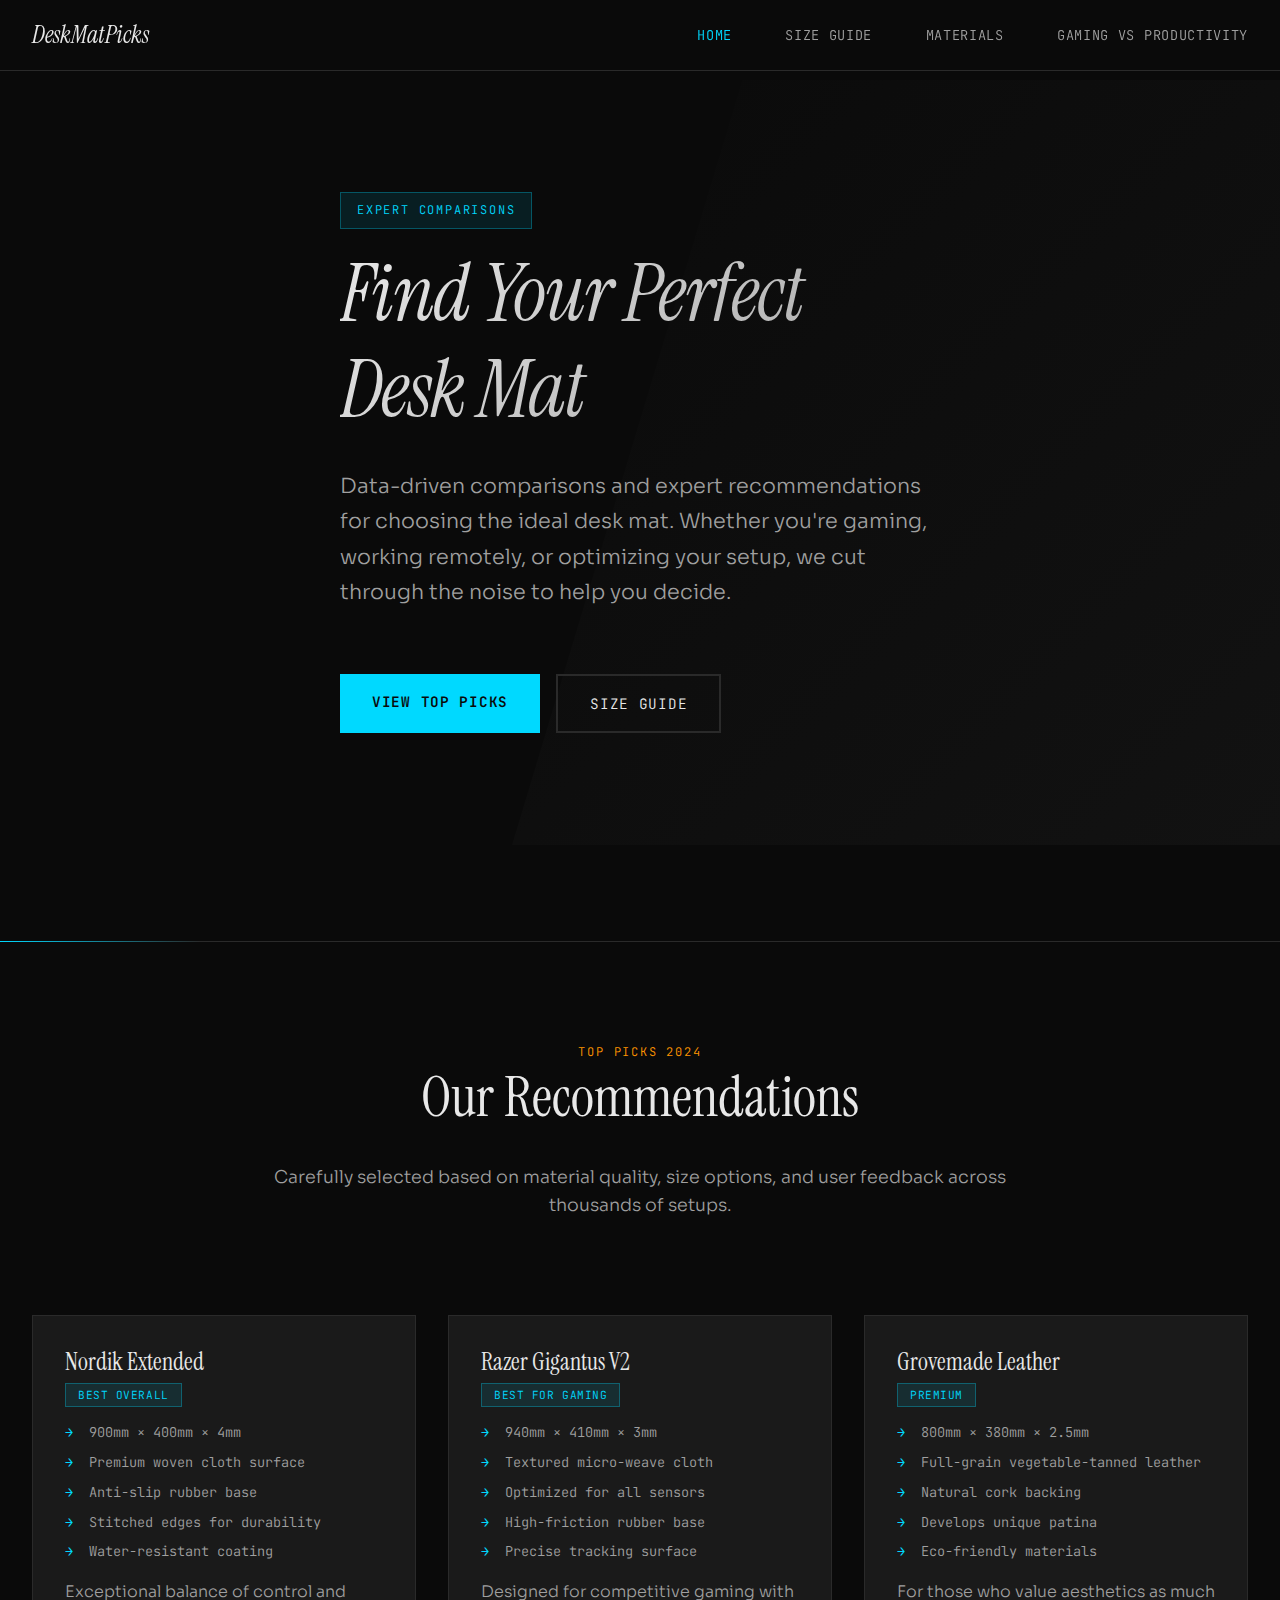
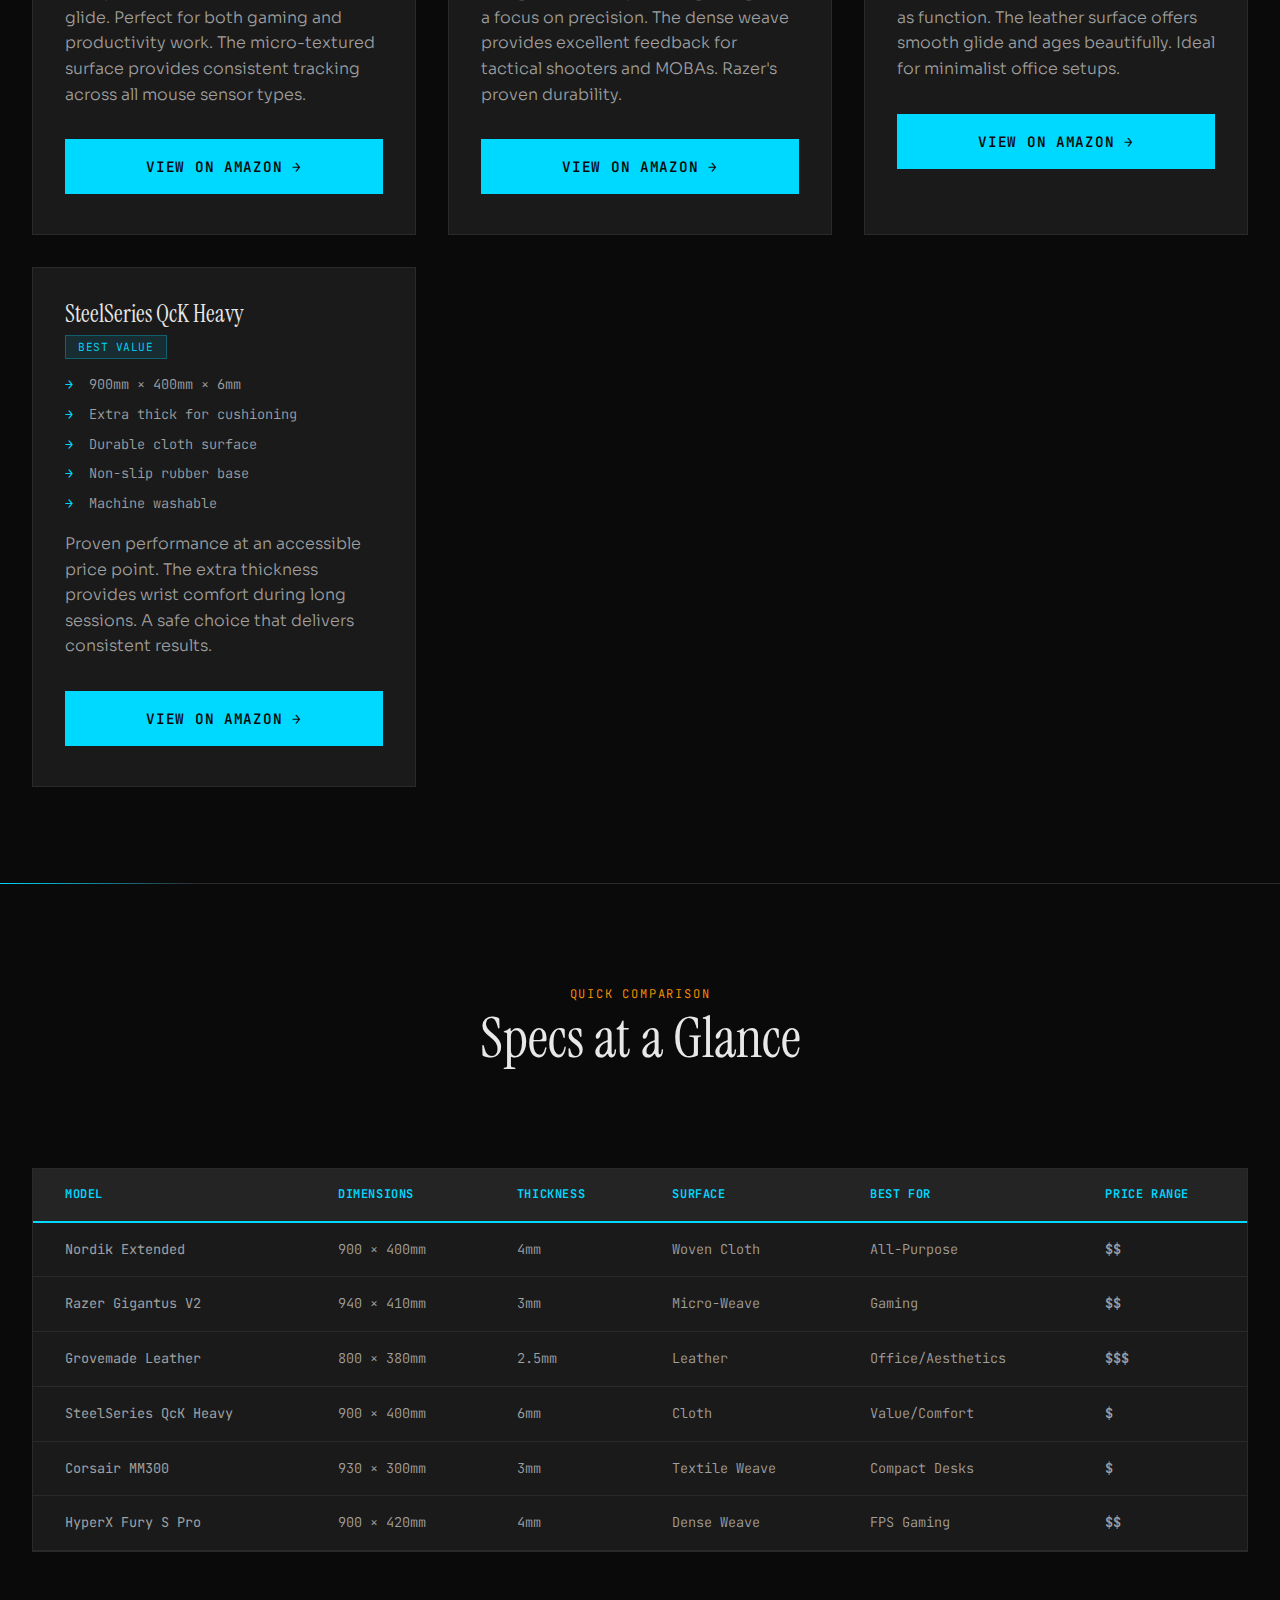
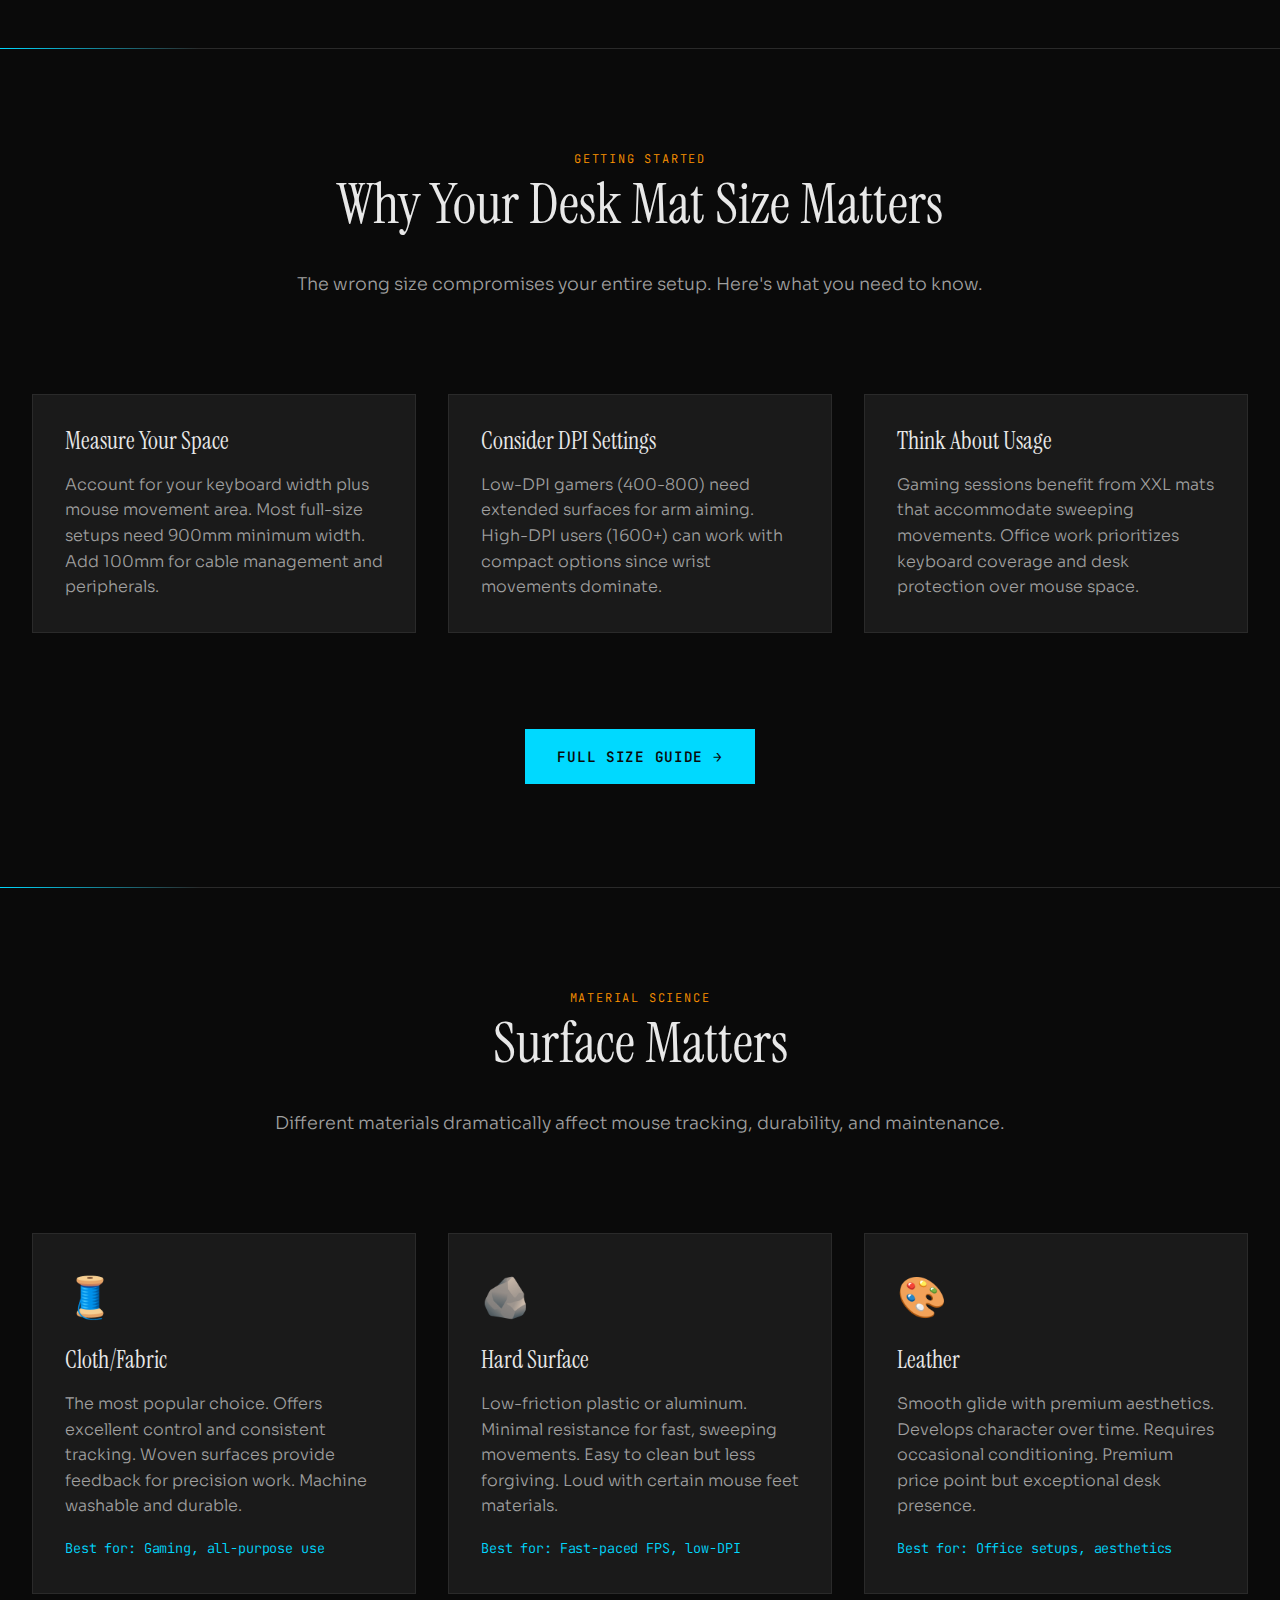
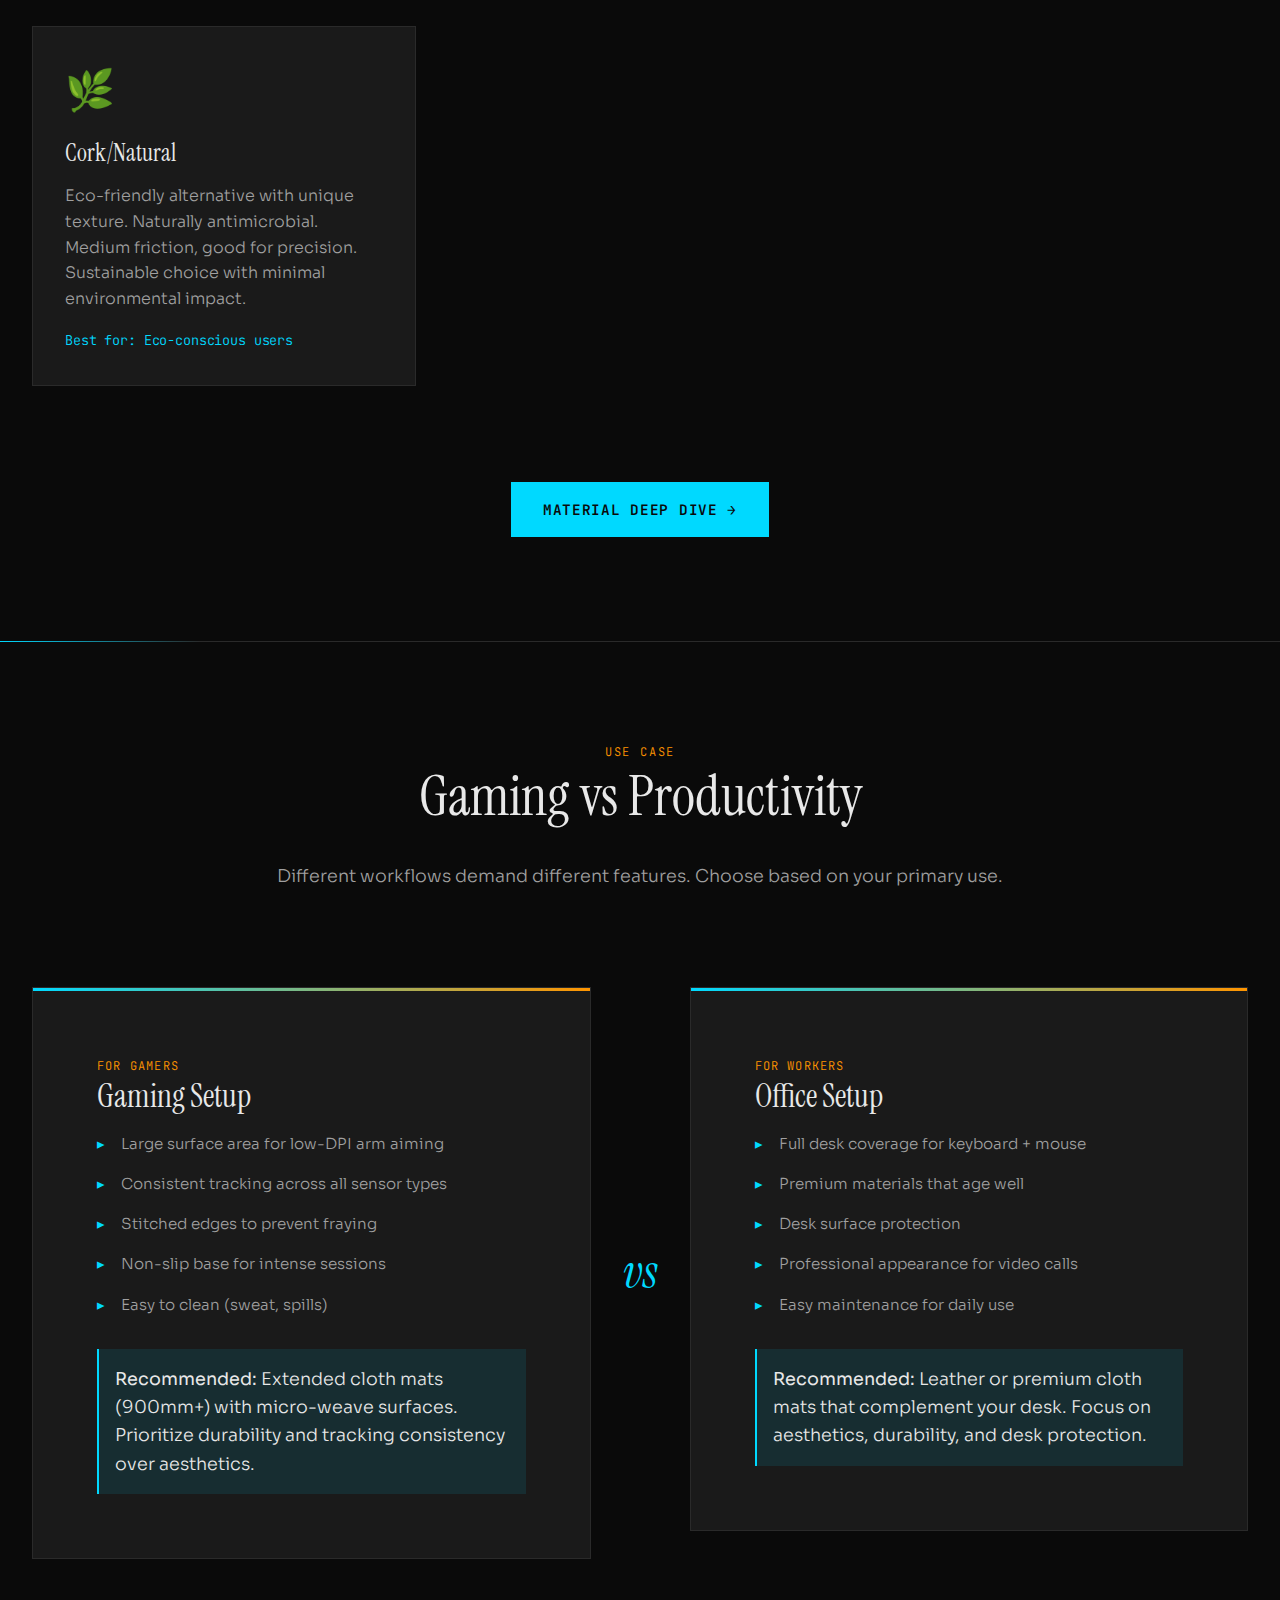
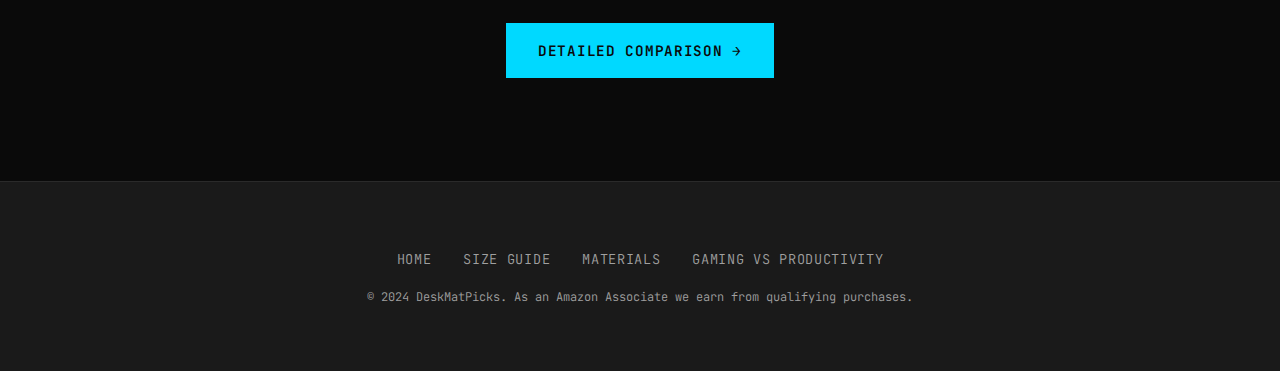
<file: index.html>
<!DOCTYPE html>
<html lang="en">
<head>
    <meta charset="UTF-8">
    <meta name="viewport" content="width=device-width, initial-scale=1.0">
    <title>DeskMatPicks - Expert Desk Mat Comparisons & Reviews</title>
    <meta name="description" content="Find the perfect desk mat for your setup. Compare sizes, materials, and features for gaming and productivity. Expert recommendations for remote workers and PC gamers.">
    <meta name="keywords" content="desk mat, gaming desk mat, office desk mat, desk pad comparison, best desk mats">
    <link rel="stylesheet" href="styles.css">

    <!-- Google Analytics -->
    <script async src="https://www.googletagmanager.com/gtag/js?id=G-38BF85QJG1"></script>
    <script>
        window.dataLayer = window.dataLayer || [];
        function gtag(){dataLayer.push(arguments);}
        gtag('js', new Date());
        gtag('config', 'G-38BF85QJG1');
    </script>
</head>
<body>
    <header>
        <nav>
            <a href="index.html" class="logo">DeskMatPicks</a>
            <button class="menu-toggle" aria-label="Toggle menu">
                <span></span>
                <span></span>
                <span></span>
            </button>
            <ul class="nav-links">
                <li><a href="index.html" class="active">Home</a></li>
                <li><a href="size-guide.html">Size Guide</a></li>
                <li><a href="materials.html">Materials</a></li>
                <li><a href="gaming-vs-productivity.html">Gaming vs Productivity</a></li>
            </ul>
        </nav>
    </header>

    <main>
        <!-- Hero Section -->
        <section class="hero">
            <div class="container">
                <div class="hero-content">
                    <span class="hero-label">Expert Comparisons</span>
                    <h1>Find Your Perfect<br>Desk Mat</h1>
                    <p class="hero-description">
                        Data-driven comparisons and expert recommendations for choosing the ideal desk mat.
                        Whether you're gaming, working remotely, or optimizing your setup, we cut through the noise to help you decide.
                    </p>
                    <div class="cta-group">
                        <a href="#top-picks" class="btn btn-primary">View Top Picks</a>
                        <a href="size-guide.html" class="btn btn-secondary">Size Guide</a>
                    </div>
                </div>
            </div>
        </section>

        <div class="section-divider"></div>

        <!-- Top Picks Section -->
        <section id="top-picks" class="container">
            <div class="section-header">
                <span class="section-label">Top Picks 2024</span>
                <h2>Our Recommendations</h2>
                <p>Carefully selected based on material quality, size options, and user feedback across thousands of setups.</p>
            </div>

            <div class="comparison-grid">
                <div class="comparison-card">
                    <div class="card-header">
                        <div>
                            <h3 class="card-title">Nordik Extended</h3>
                            <span class="card-badge">Best Overall</span>
                        </div>
                    </div>
                    <ul class="card-specs">
                        <li>900mm × 400mm × 4mm</li>
                        <li>Premium woven cloth surface</li>
                        <li>Anti-slip rubber base</li>
                        <li>Stitched edges for durability</li>
                        <li>Water-resistant coating</li>
                    </ul>
                    <p style="color: var(--color-text-muted); margin: var(--spacing-sm) 0;">
                        Exceptional balance of control and glide. Perfect for both gaming and productivity work.
                        The micro-textured surface provides consistent tracking across all mouse sensor types.
                    </p>
                    <a href="https://www.amazon.com/dp/B0BWNQCJDX?tag=kcwd-20" class="btn btn-primary" style="width: 100%; text-align: center; margin-top: var(--spacing-sm);">
                        View on Amazon →
                    </a>
                </div>

                <div class="comparison-card">
                    <div class="card-header">
                        <div>
                            <h3 class="card-title">Razer Gigantus V2</h3>
                            <span class="card-badge">Best for Gaming</span>
                        </div>
                    </div>
                    <ul class="card-specs">
                        <li>940mm × 410mm × 3mm</li>
                        <li>Textured micro-weave cloth</li>
                        <li>Optimized for all sensors</li>
                        <li>High-friction rubber base</li>
                        <li>Precise tracking surface</li>
                    </ul>
                    <p style="color: var(--color-text-muted); margin: var(--spacing-sm) 0;">
                        Designed for competitive gaming with a focus on precision. The dense weave provides
                        excellent feedback for tactical shooters and MOBAs. Razer's proven durability.
                    </p>
                    <a href="https://www.amazon.com/dp/B088539GLT?tag=kcwd-20" class="btn btn-primary" style="width: 100%; text-align: center; margin-top: var(--spacing-sm);">
                        View on Amazon →
                    </a>
                </div>

                <div class="comparison-card">
                    <div class="card-header">
                        <div>
                            <h3 class="card-title">Grovemade Leather</h3>
                            <span class="card-badge">Premium</span>
                        </div>
                    </div>
                    <ul class="card-specs">
                        <li>800mm × 380mm × 2.5mm</li>
                        <li>Full-grain vegetable-tanned leather</li>
                        <li>Natural cork backing</li>
                        <li>Develops unique patina</li>
                        <li>Eco-friendly materials</li>
                    </ul>
                    <p style="color: var(--color-text-muted); margin: var(--spacing-sm) 0;">
                        For those who value aesthetics as much as function. The leather surface offers smooth glide
                        and ages beautifully. Ideal for minimalist office setups.
                    </p>
                    <a href="https://www.amazon.com/dp/B08R7PQMVQ?tag=kcwd-20" class="btn btn-primary" style="width: 100%; text-align: center; margin-top: var(--spacing-sm);">
                        View on Amazon →
                    </a>
                </div>

                <div class="comparison-card">
                    <div class="card-header">
                        <div>
                            <h3 class="card-title">SteelSeries QcK Heavy</h3>
                            <span class="card-badge">Best Value</span>
                        </div>
                    </div>
                    <ul class="card-specs">
                        <li>900mm × 400mm × 6mm</li>
                        <li>Extra thick for cushioning</li>
                        <li>Durable cloth surface</li>
                        <li>Non-slip rubber base</li>
                        <li>Machine washable</li>
                    </ul>
                    <p style="color: var(--color-text-muted); margin: var(--spacing-sm) 0;">
                        Proven performance at an accessible price point. The extra thickness provides wrist comfort
                        during long sessions. A safe choice that delivers consistent results.
                    </p>
                    <a href="https://www.amazon.com/dp/B000UVRU6G?tag=kcwd-20" class="btn btn-primary" style="width: 100%; text-align: center; margin-top: var(--spacing-sm);">
                        View on Amazon →
                    </a>
                </div>
            </div>
        </section>

        <div class="section-divider"></div>

        <!-- Comparison Table -->
        <section class="container">
            <div class="section-header">
                <span class="section-label">Quick Comparison</span>
                <h2>Specs at a Glance</h2>
            </div>

            <div class="comparison-table-wrapper">
                <table class="comparison-table">
                    <thead>
                        <tr>
                            <th>Model</th>
                            <th>Dimensions</th>
                            <th>Thickness</th>
                            <th>Surface</th>
                            <th>Best For</th>
                            <th>Price Range</th>
                        </tr>
                    </thead>
                    <tbody>
                        <tr>
                            <td><strong>Nordik Extended</strong></td>
                            <td>900 × 400mm</td>
                            <td>4mm</td>
                            <td>Woven Cloth</td>
                            <td>All-Purpose</td>
                            <td class="table-highlight">$$</td>
                        </tr>
                        <tr>
                            <td><strong>Razer Gigantus V2</strong></td>
                            <td>940 × 410mm</td>
                            <td>3mm</td>
                            <td>Micro-Weave</td>
                            <td>Gaming</td>
                            <td class="table-highlight">$$</td>
                        </tr>
                        <tr>
                            <td><strong>Grovemade Leather</strong></td>
                            <td>800 × 380mm</td>
                            <td>2.5mm</td>
                            <td>Leather</td>
                            <td>Office/Aesthetics</td>
                            <td class="table-highlight">$$$</td>
                        </tr>
                        <tr>
                            <td><strong>SteelSeries QcK Heavy</strong></td>
                            <td>900 × 400mm</td>
                            <td>6mm</td>
                            <td>Cloth</td>
                            <td>Value/Comfort</td>
                            <td class="table-highlight">$</td>
                        </tr>
                        <tr>
                            <td><strong>Corsair MM300</strong></td>
                            <td>930 × 300mm</td>
                            <td>3mm</td>
                            <td>Textile Weave</td>
                            <td>Compact Desks</td>
                            <td class="table-highlight">$</td>
                        </tr>
                        <tr>
                            <td><strong>HyperX Fury S Pro</strong></td>
                            <td>900 × 420mm</td>
                            <td>4mm</td>
                            <td>Dense Weave</td>
                            <td>FPS Gaming</td>
                            <td class="table-highlight">$$</td>
                        </tr>
                    </tbody>
                </table>
            </div>
        </section>

        <div class="section-divider"></div>

        <!-- Why Size Matters -->
        <section class="container">
            <div class="section-header">
                <span class="section-label">Getting Started</span>
                <h2>Why Your Desk Mat Size Matters</h2>
                <p>The wrong size compromises your entire setup. Here's what you need to know.</p>
            </div>

            <div class="comparison-grid">
                <div class="comparison-card">
                    <h3 class="card-title">Measure Your Space</h3>
                    <p style="color: var(--color-text-muted); margin-top: var(--spacing-sm);">
                        Account for your keyboard width plus mouse movement area. Most full-size setups need
                        900mm minimum width. Add 100mm for cable management and peripherals.
                    </p>
                </div>

                <div class="comparison-card">
                    <h3 class="card-title">Consider DPI Settings</h3>
                    <p style="color: var(--color-text-muted); margin-top: var(--spacing-sm);">
                        Low-DPI gamers (400-800) need extended surfaces for arm aiming. High-DPI users
                        (1600+) can work with compact options since wrist movements dominate.
                    </p>
                </div>

                <div class="comparison-card">
                    <h3 class="card-title">Think About Usage</h3>
                    <p style="color: var(--color-text-muted); margin-top: var(--spacing-sm);">
                        Gaming sessions benefit from XXL mats that accommodate sweeping movements.
                        Office work prioritizes keyboard coverage and desk protection over mouse space.
                    </p>
                </div>
            </div>

            <div style="text-align: center; margin-top: var(--spacing-lg);">
                <a href="size-guide.html" class="btn btn-primary">Full Size Guide →</a>
            </div>
        </section>

        <div class="section-divider"></div>

        <!-- Material Overview -->
        <section class="container">
            <div class="section-header">
                <span class="section-label">Material Science</span>
                <h2>Surface Matters</h2>
                <p>Different materials dramatically affect mouse tracking, durability, and maintenance.</p>
            </div>

            <div class="comparison-grid">
                <div class="comparison-card">
                    <div class="material-icon">🧵</div>
                    <h3 class="card-title">Cloth/Fabric</h3>
                    <p style="color: var(--color-text-muted); margin: var(--spacing-sm) 0;">
                        The most popular choice. Offers excellent control and consistent tracking.
                        Woven surfaces provide feedback for precision work. Machine washable and durable.
                    </p>
                    <span class="mono" style="color: var(--color-accent);">Best for: Gaming, all-purpose use</span>
                </div>

                <div class="comparison-card">
                    <div class="material-icon">🪨</div>
                    <h3 class="card-title">Hard Surface</h3>
                    <p style="color: var(--color-text-muted); margin: var(--spacing-sm) 0;">
                        Low-friction plastic or aluminum. Minimal resistance for fast, sweeping movements.
                        Easy to clean but less forgiving. Loud with certain mouse feet materials.
                    </p>
                    <span class="mono" style="color: var(--color-accent);">Best for: Fast-paced FPS, low-DPI</span>
                </div>

                <div class="comparison-card">
                    <div class="material-icon">🎨</div>
                    <h3 class="card-title">Leather</h3>
                    <p style="color: var(--color-text-muted); margin: var(--spacing-sm) 0;">
                        Smooth glide with premium aesthetics. Develops character over time.
                        Requires occasional conditioning. Premium price point but exceptional desk presence.
                    </p>
                    <span class="mono" style="color: var(--color-accent);">Best for: Office setups, aesthetics</span>
                </div>

                <div class="comparison-card">
                    <div class="material-icon">🌿</div>
                    <h3 class="card-title">Cork/Natural</h3>
                    <p style="color: var(--color-text-muted); margin: var(--spacing-sm) 0;">
                        Eco-friendly alternative with unique texture. Naturally antimicrobial.
                        Medium friction, good for precision. Sustainable choice with minimal environmental impact.
                    </p>
                    <span class="mono" style="color: var(--color-accent);">Best for: Eco-conscious users</span>
                </div>
            </div>

            <div style="text-align: center; margin-top: var(--spacing-lg);">
                <a href="materials.html" class="btn btn-primary">Material Deep Dive →</a>
            </div>
        </section>

        <div class="section-divider"></div>

        <!-- Gaming vs Productivity -->
        <section class="container">
            <div class="section-header">
                <span class="section-label">Use Case</span>
                <h2>Gaming vs Productivity</h2>
                <p>Different workflows demand different features. Choose based on your primary use.</p>
            </div>

            <div class="vs-container">
                <div class="vs-side">
                    <span class="vs-label">For Gamers</span>
                    <h3 class="vs-title">Gaming Setup</h3>
                    <ul class="vs-features">
                        <li>Large surface area for low-DPI arm aiming</li>
                        <li>Consistent tracking across all sensor types</li>
                        <li>Stitched edges to prevent fraying</li>
                        <li>Non-slip base for intense sessions</li>
                        <li>Easy to clean (sweat, spills)</li>
                    </ul>
                    <div class="vs-verdict">
                        <strong>Recommended:</strong> Extended cloth mats (900mm+) with micro-weave surfaces.
                        Prioritize durability and tracking consistency over aesthetics.
                    </div>
                </div>

                <div class="vs-divider">vs</div>

                <div class="vs-side">
                    <span class="vs-label">For Workers</span>
                    <h3 class="vs-title">Office Setup</h3>
                    <ul class="vs-features">
                        <li>Full desk coverage for keyboard + mouse</li>
                        <li>Premium materials that age well</li>
                        <li>Desk surface protection</li>
                        <li>Professional appearance for video calls</li>
                        <li>Easy maintenance for daily use</li>
                    </ul>
                    <div class="vs-verdict">
                        <strong>Recommended:</strong> Leather or premium cloth mats that complement your desk.
                        Focus on aesthetics, durability, and desk protection.
                    </div>
                </div>
            </div>

            <div style="text-align: center; margin-top: var(--spacing-lg);">
                <a href="gaming-vs-productivity.html" class="btn btn-primary">Detailed Comparison →</a>
            </div>
        </section>
    </main>

    <footer>
        <div class="footer-content">
            <ul class="footer-links">
                <li><a href="index.html">Home</a></li>
                <li><a href="size-guide.html">Size Guide</a></li>
                <li><a href="materials.html">Materials</a></li>
                <li><a href="gaming-vs-productivity.html">Gaming vs Productivity</a></li>
            </ul>
            <p class="footer-copyright">
                © 2024 DeskMatPicks. As an Amazon Associate we earn from qualifying purchases.
            </p>
        </div>
    </footer>

    <script src="script.js"></script>
</body>
</html>
</file>
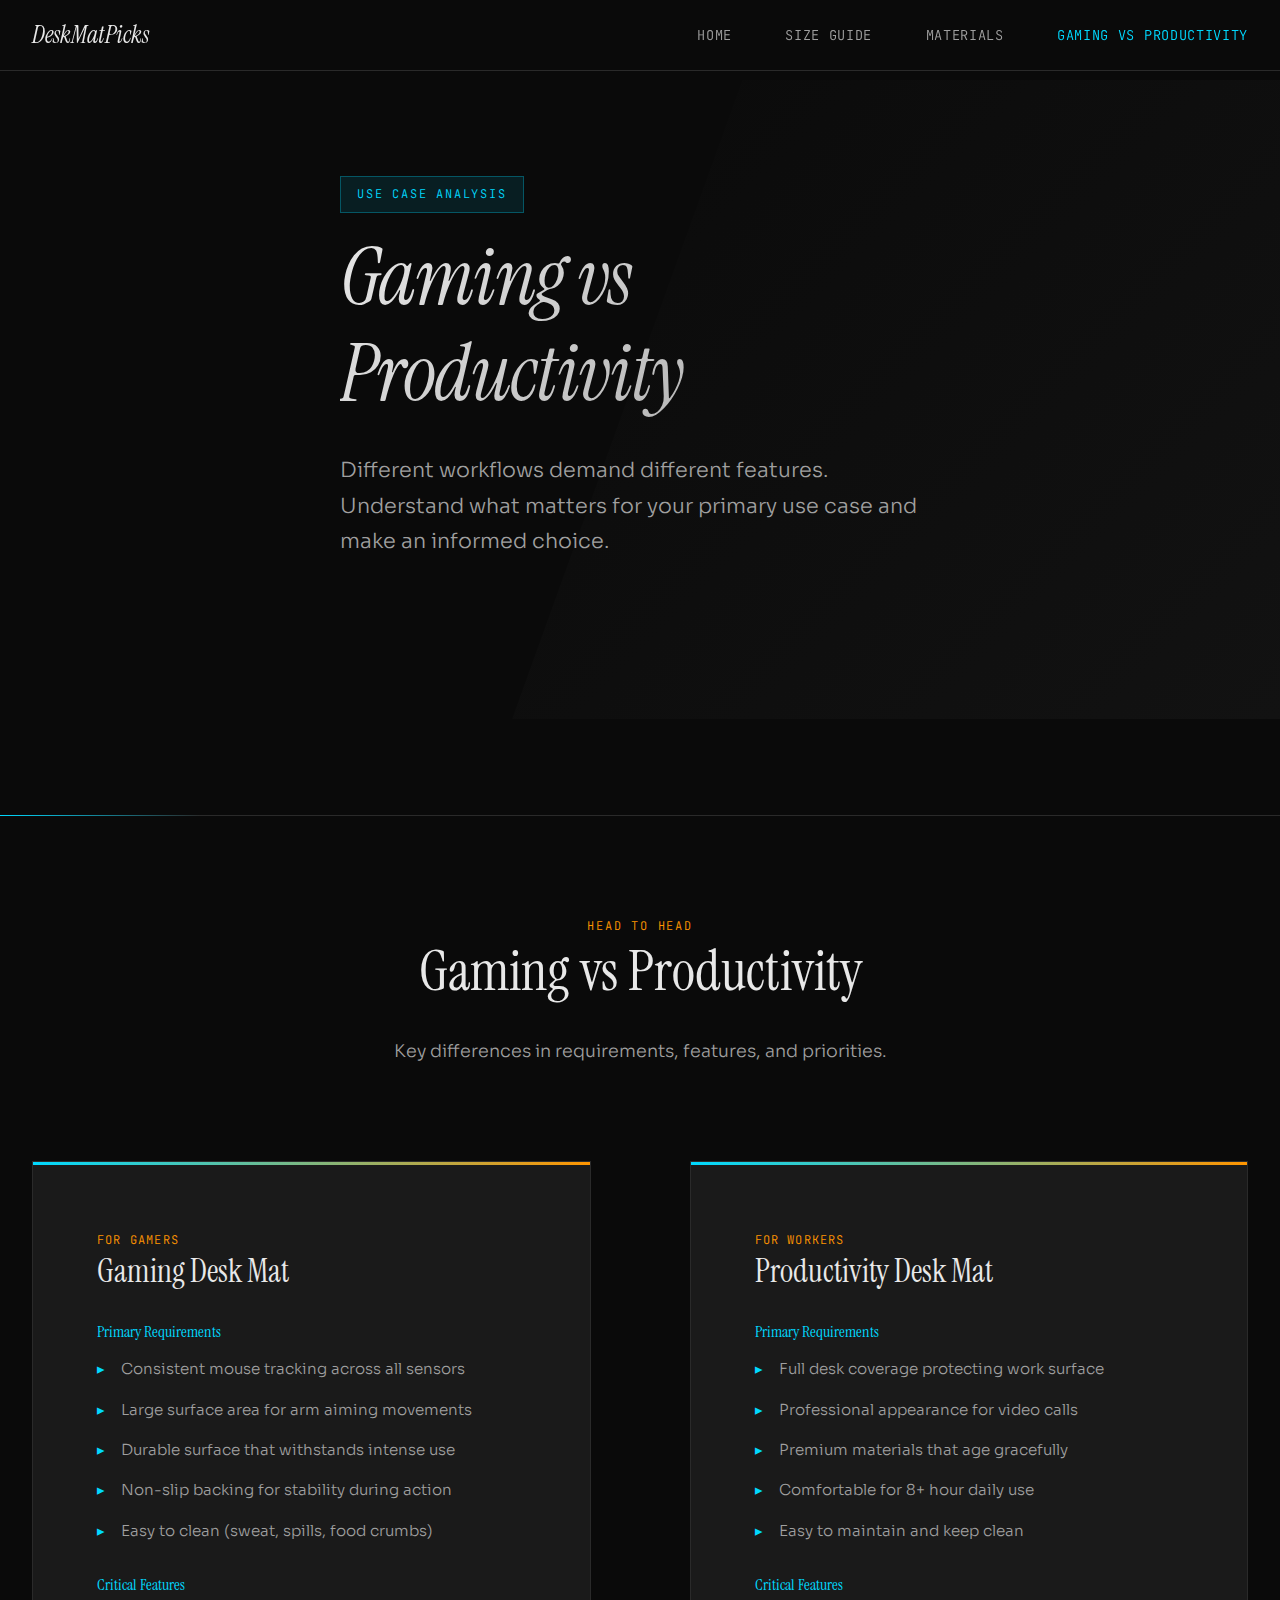
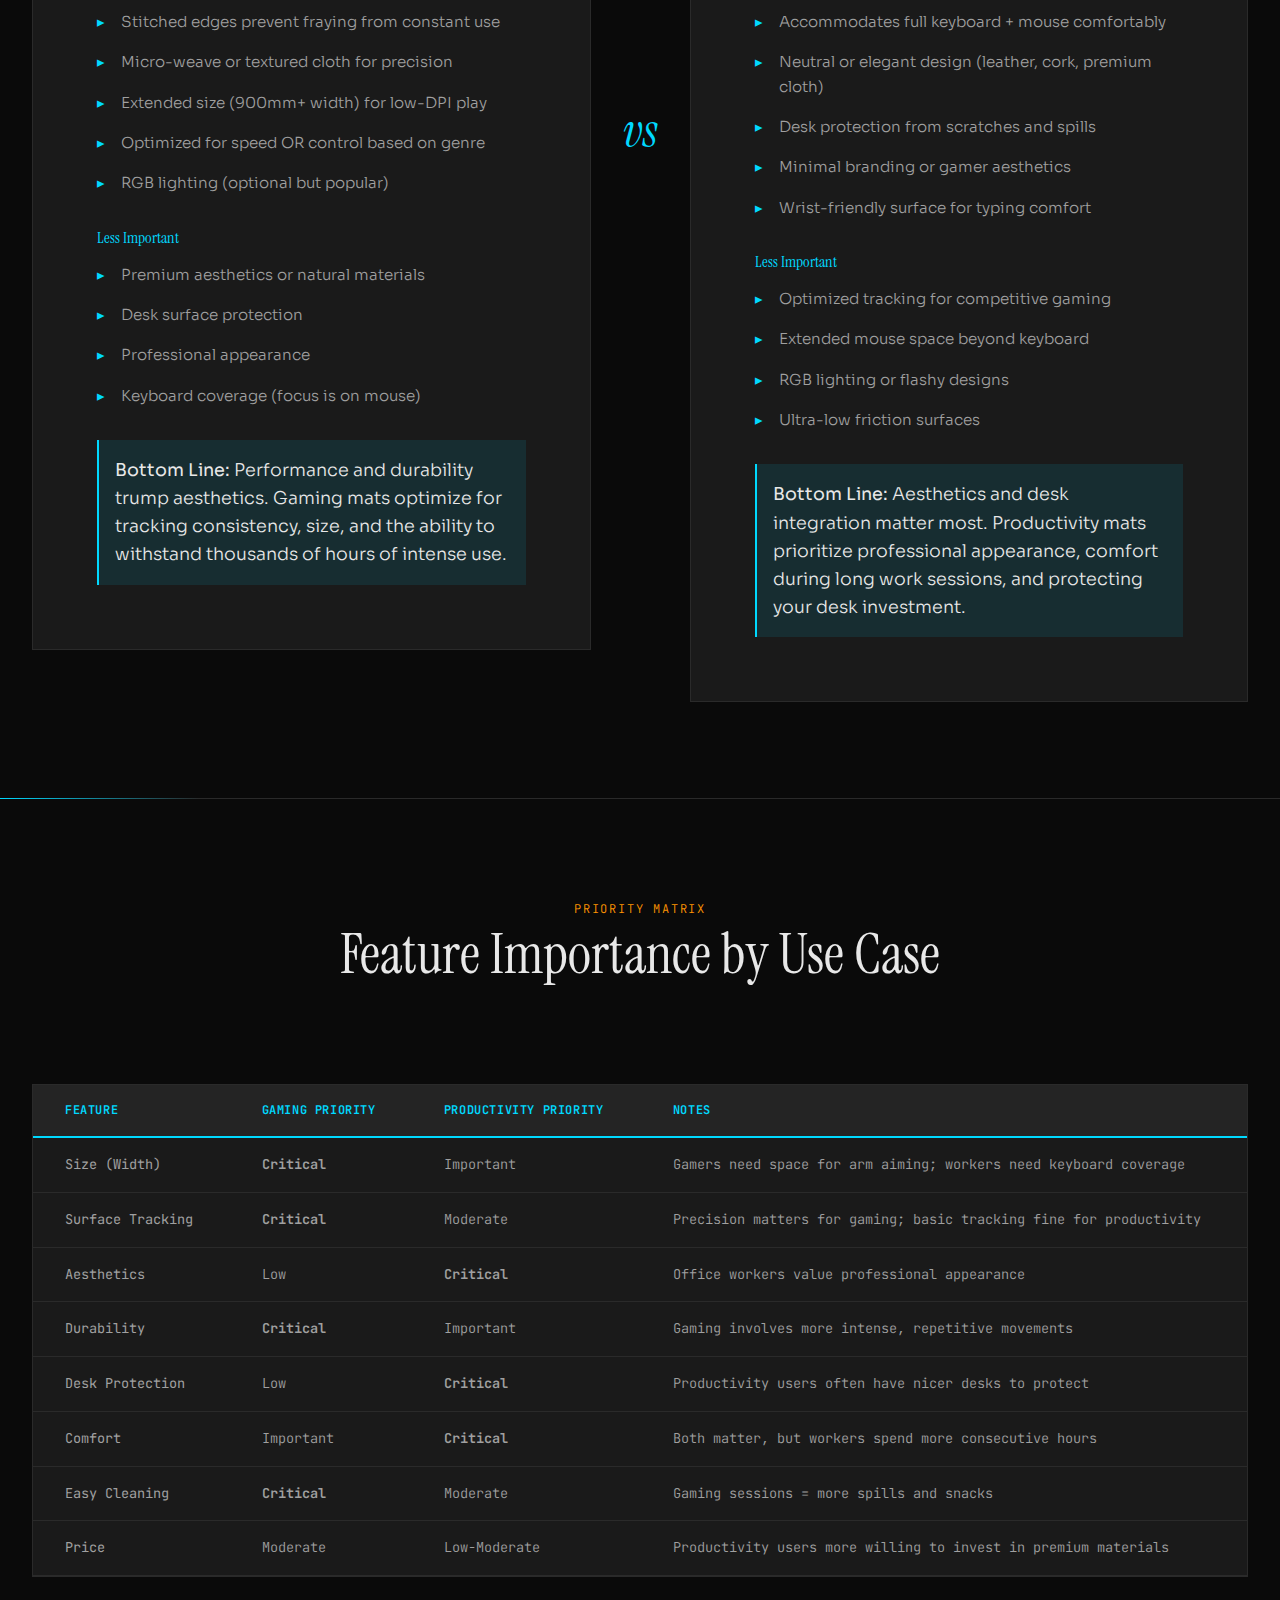
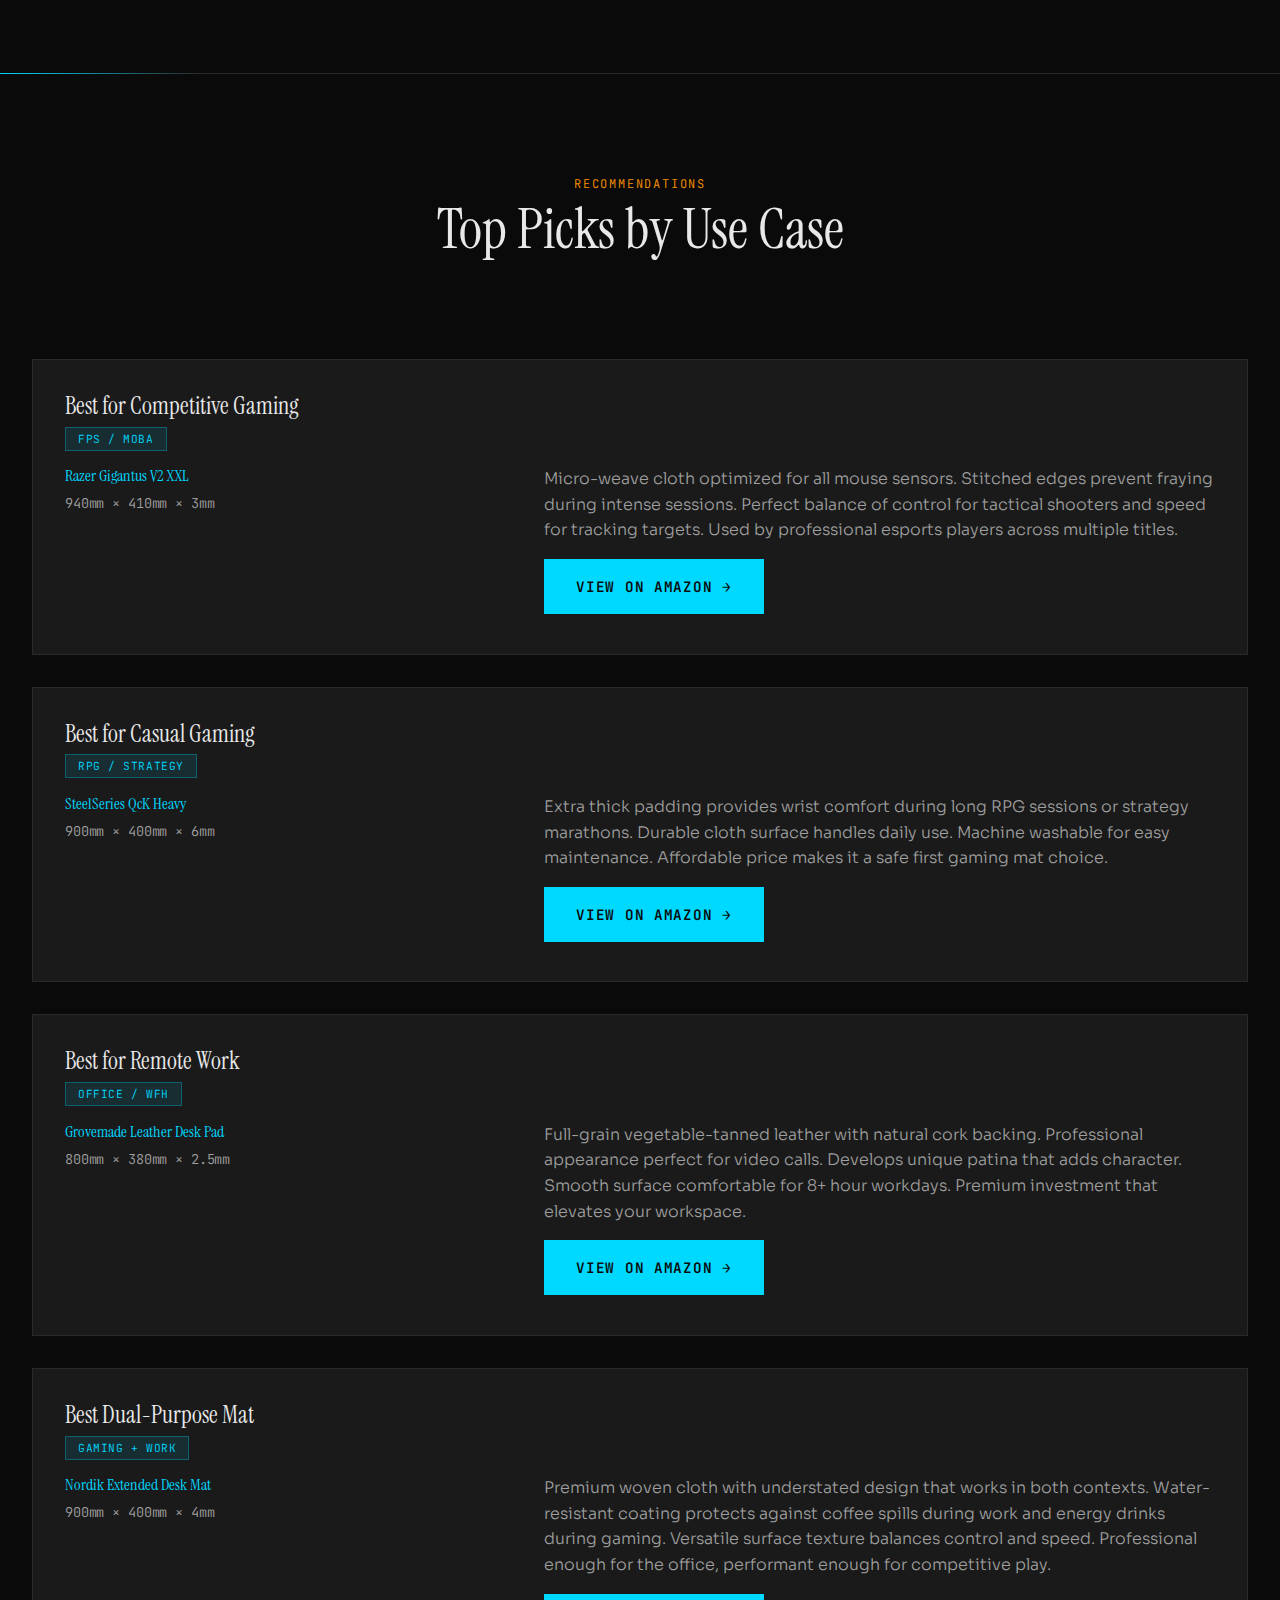
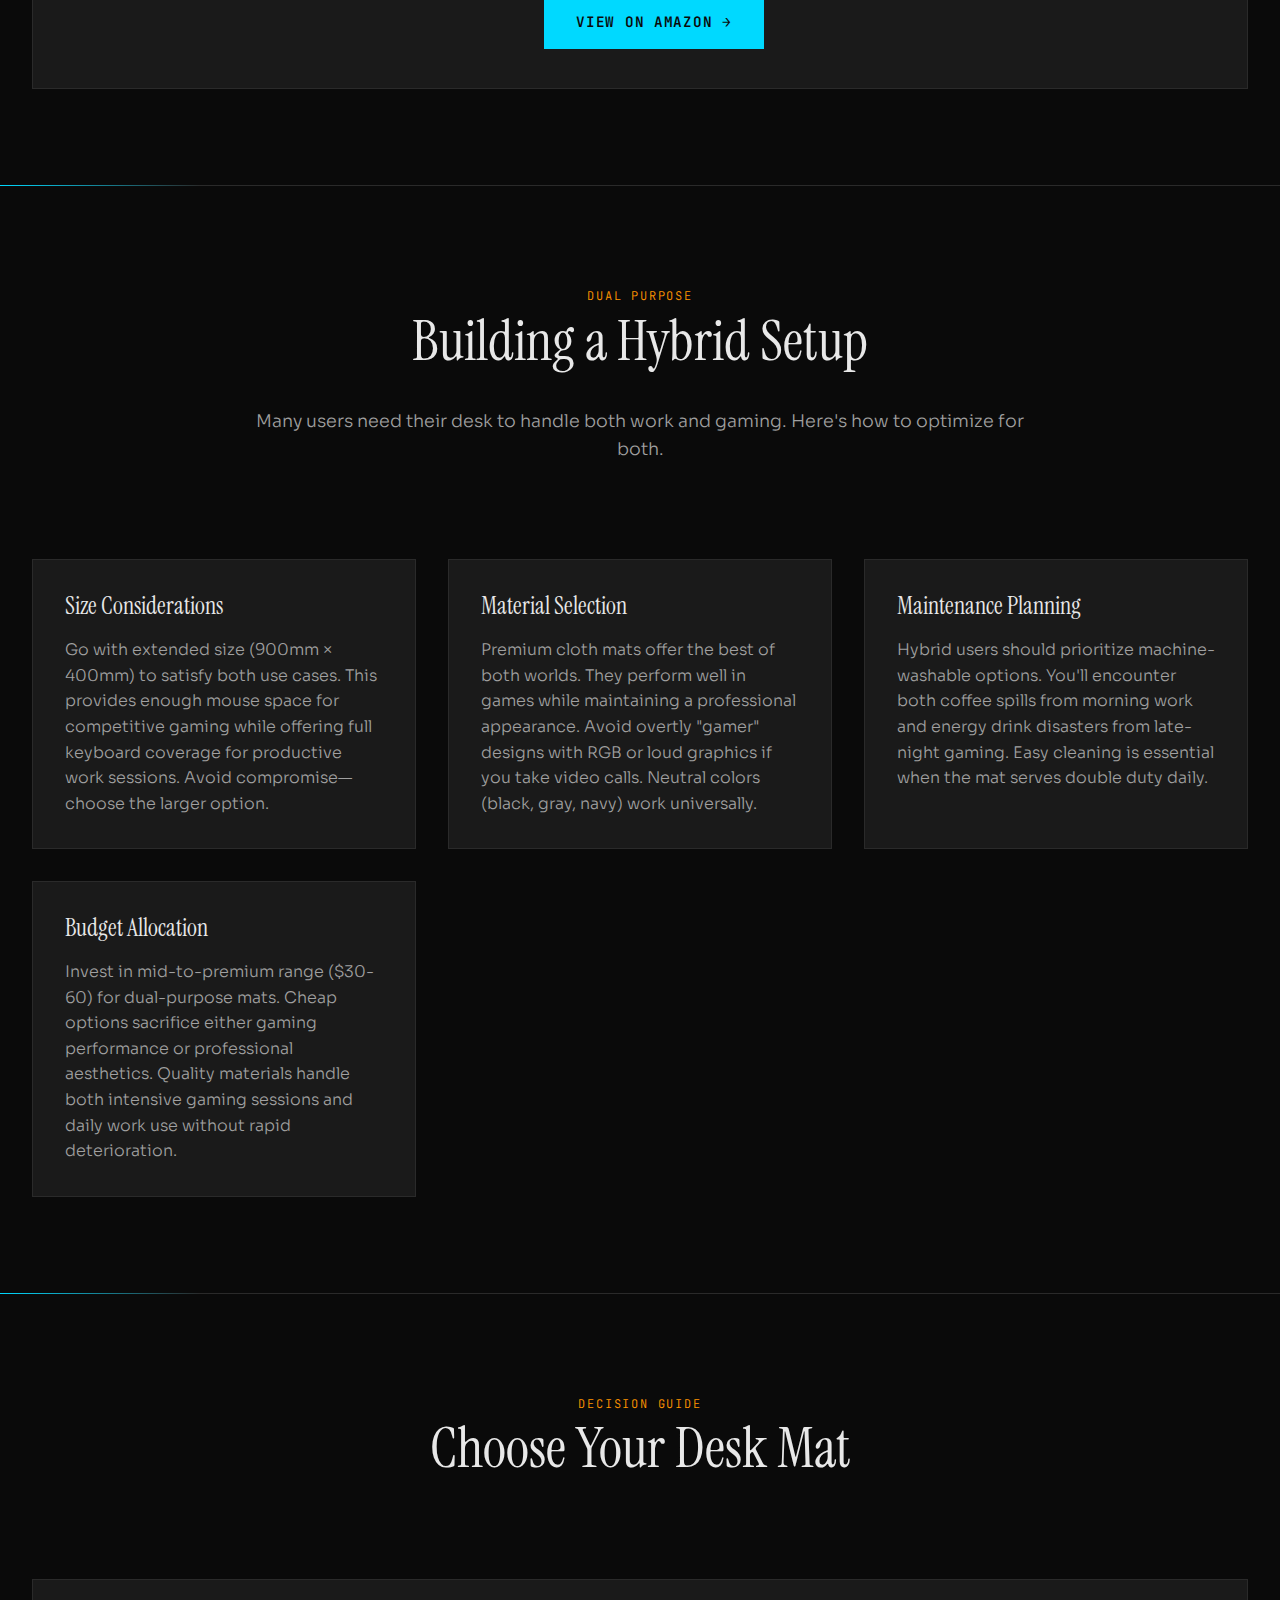
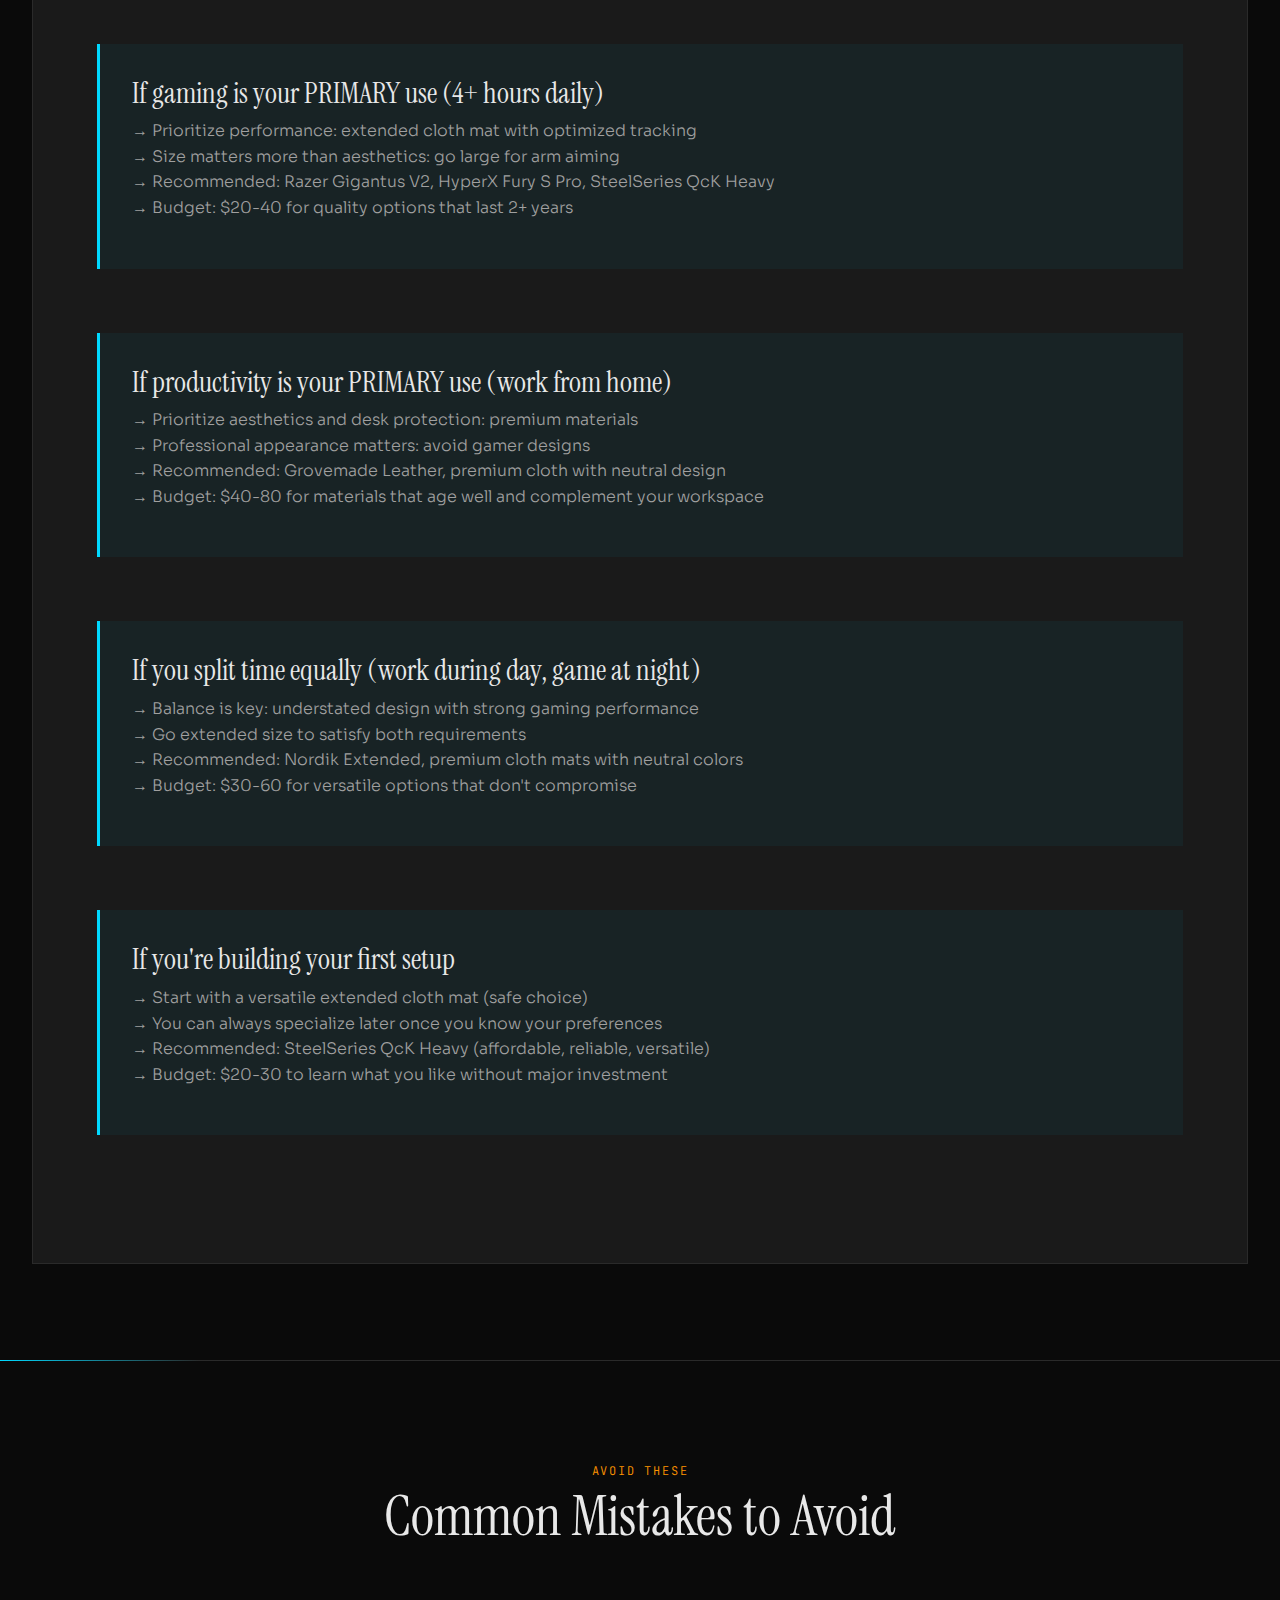
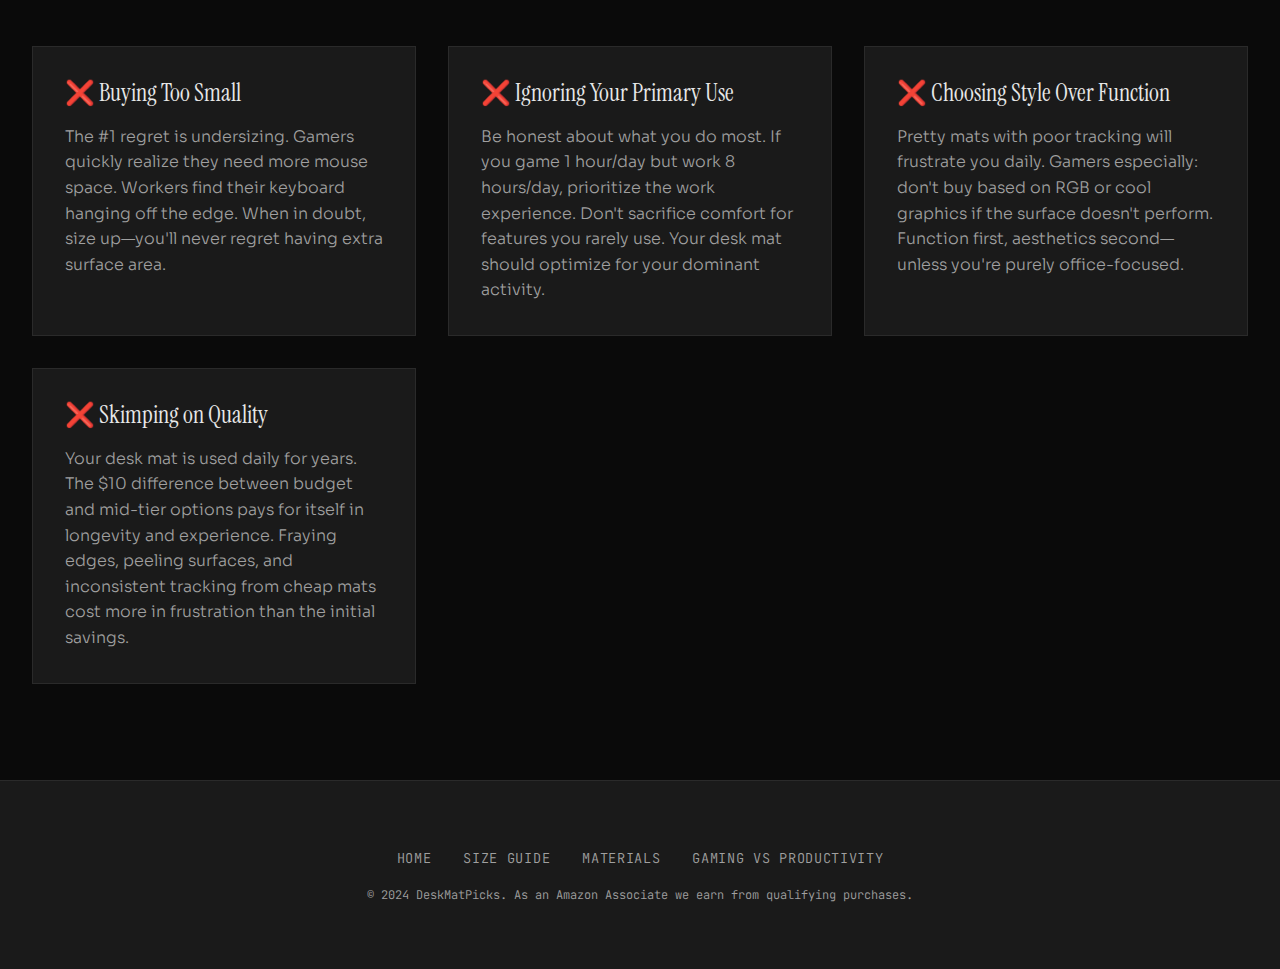
<file: gaming-vs-productivity.html>
<!DOCTYPE html>
<html lang="en">
<head>
    <meta charset="UTF-8">
    <meta name="viewport" content="width=device-width, initial-scale=1.0">
    <title>Gaming vs Productivity Desk Mats - Which is Right for You? | DeskMatPicks</title>
    <meta name="description" content="Compare gaming vs productivity desk mats. Learn which features matter for competitive gaming vs office work, and find the best desk mat for your primary use case.">
    <meta name="keywords" content="gaming desk mat, office desk pad, productivity mat, gaming vs work, best desk mat for gaming">
    <link rel="stylesheet" href="styles.css">

    <!-- Google Analytics -->
    <script async src="https://www.googletagmanager.com/gtag/js?id=G-38BF85QJG1"></script>
    <script>
        window.dataLayer = window.dataLayer || [];
        function gtag(){dataLayer.push(arguments);}
        gtag('js', new Date());
        gtag('config', 'G-38BF85QJG1');
    </script>
</head>
<body>
    <header>
        <nav>
            <a href="index.html" class="logo">DeskMatPicks</a>
            <button class="menu-toggle" aria-label="Toggle menu">
                <span></span>
                <span></span>
                <span></span>
            </button>
            <ul class="nav-links">
                <li><a href="index.html">Home</a></li>
                <li><a href="size-guide.html">Size Guide</a></li>
                <li><a href="materials.html">Materials</a></li>
                <li><a href="gaming-vs-productivity.html" class="active">Gaming vs Productivity</a></li>
            </ul>
        </nav>
    </header>

    <main>
        <!-- Hero Section -->
        <section class="hero" style="min-height: 50vh;">
            <div class="container">
                <div class="hero-content">
                    <span class="hero-label">Use Case Analysis</span>
                    <h1>Gaming vs<br>Productivity</h1>
                    <p class="hero-description">
                        Different workflows demand different features. Understand what matters for your
                        primary use case and make an informed choice.
                    </p>
                </div>
            </div>
        </section>

        <div class="section-divider"></div>

        <!-- Direct Comparison -->
        <section class="container">
            <div class="section-header">
                <span class="section-label">Head to Head</span>
                <h2>Gaming vs Productivity</h2>
                <p>Key differences in requirements, features, and priorities.</p>
            </div>

            <div class="vs-container">
                <div class="vs-side">
                    <span class="vs-label">For Gamers</span>
                    <h3 class="vs-title">Gaming Desk Mat</h3>

                    <h4 style="color: var(--color-accent); margin-top: var(--spacing-md); margin-bottom: var(--spacing-sm);">
                        Primary Requirements
                    </h4>
                    <ul class="vs-features">
                        <li>Consistent mouse tracking across all sensors</li>
                        <li>Large surface area for arm aiming movements</li>
                        <li>Durable surface that withstands intense use</li>
                        <li>Non-slip backing for stability during action</li>
                        <li>Easy to clean (sweat, spills, food crumbs)</li>
                    </ul>

                    <h4 style="color: var(--color-accent); margin-top: var(--spacing-md); margin-bottom: var(--spacing-sm);">
                        Critical Features
                    </h4>
                    <ul class="vs-features">
                        <li>Stitched edges prevent fraying from constant use</li>
                        <li>Micro-weave or textured cloth for precision</li>
                        <li>Extended size (900mm+ width) for low-DPI play</li>
                        <li>Optimized for speed OR control based on genre</li>
                        <li>RGB lighting (optional but popular)</li>
                    </ul>

                    <h4 style="color: var(--color-accent); margin-top: var(--spacing-md); margin-bottom: var(--spacing-sm);">
                        Less Important
                    </h4>
                    <ul class="vs-features">
                        <li>Premium aesthetics or natural materials</li>
                        <li>Desk surface protection</li>
                        <li>Professional appearance</li>
                        <li>Keyboard coverage (focus is on mouse)</li>
                    </ul>

                    <div class="vs-verdict">
                        <strong>Bottom Line:</strong> Performance and durability trump aesthetics.
                        Gaming mats optimize for tracking consistency, size, and the ability to withstand
                        thousands of hours of intense use.
                    </div>
                </div>

                <div class="vs-divider">vs</div>

                <div class="vs-side">
                    <span class="vs-label">For Workers</span>
                    <h3 class="vs-title">Productivity Desk Mat</h3>

                    <h4 style="color: var(--color-accent); margin-top: var(--spacing-md); margin-bottom: var(--spacing-sm);">
                        Primary Requirements
                    </h4>
                    <ul class="vs-features">
                        <li>Full desk coverage protecting work surface</li>
                        <li>Professional appearance for video calls</li>
                        <li>Premium materials that age gracefully</li>
                        <li>Comfortable for 8+ hour daily use</li>
                        <li>Easy to maintain and keep clean</li>
                    </ul>

                    <h4 style="color: var(--color-accent); margin-top: var(--spacing-md); margin-bottom: var(--spacing-sm);">
                        Critical Features
                    </h4>
                    <ul class="vs-features">
                        <li>Accommodates full keyboard + mouse comfortably</li>
                        <li>Neutral or elegant design (leather, cork, premium cloth)</li>
                        <li>Desk protection from scratches and spills</li>
                        <li>Minimal branding or gamer aesthetics</li>
                        <li>Wrist-friendly surface for typing comfort</li>
                    </ul>

                    <h4 style="color: var(--color-accent); margin-top: var(--spacing-md); margin-bottom: var(--spacing-sm);">
                        Less Important
                    </h4>
                    <ul class="vs-features">
                        <li>Optimized tracking for competitive gaming</li>
                        <li>Extended mouse space beyond keyboard</li>
                        <li>RGB lighting or flashy designs</li>
                        <li>Ultra-low friction surfaces</li>
                    </ul>

                    <div class="vs-verdict">
                        <strong>Bottom Line:</strong> Aesthetics and desk integration matter most.
                        Productivity mats prioritize professional appearance, comfort during long work sessions,
                        and protecting your desk investment.
                    </div>
                </div>
            </div>
        </section>

        <div class="section-divider"></div>

        <!-- Feature Importance -->
        <section class="container">
            <div class="section-header">
                <span class="section-label">Priority Matrix</span>
                <h2>Feature Importance by Use Case</h2>
            </div>

            <div class="comparison-table-wrapper">
                <table class="comparison-table">
                    <thead>
                        <tr>
                            <th>Feature</th>
                            <th>Gaming Priority</th>
                            <th>Productivity Priority</th>
                            <th>Notes</th>
                        </tr>
                    </thead>
                    <tbody>
                        <tr>
                            <td><strong>Size (Width)</strong></td>
                            <td class="table-highlight">Critical</td>
                            <td>Important</td>
                            <td>Gamers need space for arm aiming; workers need keyboard coverage</td>
                        </tr>
                        <tr>
                            <td><strong>Surface Tracking</strong></td>
                            <td class="table-highlight">Critical</td>
                            <td>Moderate</td>
                            <td>Precision matters for gaming; basic tracking fine for productivity</td>
                        </tr>
                        <tr>
                            <td><strong>Aesthetics</strong></td>
                            <td>Low</td>
                            <td class="table-highlight">Critical</td>
                            <td>Office workers value professional appearance</td>
                        </tr>
                        <tr>
                            <td><strong>Durability</strong></td>
                            <td class="table-highlight">Critical</td>
                            <td>Important</td>
                            <td>Gaming involves more intense, repetitive movements</td>
                        </tr>
                        <tr>
                            <td><strong>Desk Protection</strong></td>
                            <td>Low</td>
                            <td class="table-highlight">Critical</td>
                            <td>Productivity users often have nicer desks to protect</td>
                        </tr>
                        <tr>
                            <td><strong>Comfort</strong></td>
                            <td>Important</td>
                            <td class="table-highlight">Critical</td>
                            <td>Both matter, but workers spend more consecutive hours</td>
                        </tr>
                        <tr>
                            <td><strong>Easy Cleaning</strong></td>
                            <td class="table-highlight">Critical</td>
                            <td>Moderate</td>
                            <td>Gaming sessions = more spills and snacks</td>
                        </tr>
                        <tr>
                            <td><strong>Price</strong></td>
                            <td>Moderate</td>
                            <td>Low-Moderate</td>
                            <td>Productivity users more willing to invest in premium materials</td>
                        </tr>
                    </tbody>
                </table>
            </div>
        </section>

        <div class="section-divider"></div>

        <!-- Best Picks -->
        <section class="container">
            <div class="section-header">
                <span class="section-label">Recommendations</span>
                <h2>Top Picks by Use Case</h2>
            </div>

            <div class="comparison-grid">
                <div class="comparison-card" style="grid-column: 1 / -1;">
                    <div class="card-header">
                        <div>
                            <h3 class="card-title">Best for Competitive Gaming</h3>
                            <span class="card-badge">FPS / MOBA</span>
                        </div>
                    </div>
                    <div style="display: grid; grid-template-columns: 2fr 3fr; gap: var(--spacing-md); margin-top: var(--spacing-sm);">
                        <div>
                            <h4 style="color: var(--color-accent); margin-bottom: var(--spacing-xs);">Razer Gigantus V2 XXL</h4>
                            <p class="mono" style="color: var(--color-text-muted); font-size: 0.85rem;">940mm × 410mm × 3mm</p>
                        </div>
                        <div>
                            <p style="color: var(--color-text-muted);">
                                Micro-weave cloth optimized for all mouse sensors. Stitched edges prevent fraying during
                                intense sessions. Perfect balance of control for tactical shooters and speed for tracking targets.
                                Used by professional esports players across multiple titles.
                            </p>
                            <a href="https://www.amazon.com/dp/B088539GLT?tag=kcwd-20" class="btn btn-primary" style="margin-top: var(--spacing-sm);">
                                View on Amazon →
                            </a>
                        </div>
                    </div>
                </div>

                <div class="comparison-card" style="grid-column: 1 / -1;">
                    <div class="card-header">
                        <div>
                            <h3 class="card-title">Best for Casual Gaming</h3>
                            <span class="card-badge">RPG / Strategy</span>
                        </div>
                    </div>
                    <div style="display: grid; grid-template-columns: 2fr 3fr; gap: var(--spacing-md); margin-top: var(--spacing-sm);">
                        <div>
                            <h4 style="color: var(--color-accent); margin-bottom: var(--spacing-xs);">SteelSeries QcK Heavy</h4>
                            <p class="mono" style="color: var(--color-text-muted); font-size: 0.85rem;">900mm × 400mm × 6mm</p>
                        </div>
                        <div>
                            <p style="color: var(--color-text-muted);">
                                Extra thick padding provides wrist comfort during long RPG sessions or strategy marathons.
                                Durable cloth surface handles daily use. Machine washable for easy maintenance. Affordable
                                price makes it a safe first gaming mat choice.
                            </p>
                            <a href="https://www.amazon.com/dp/B000UVRU6G?tag=kcwd-20" class="btn btn-primary" style="margin-top: var(--spacing-sm);">
                                View on Amazon →
                            </a>
                        </div>
                    </div>
                </div>

                <div class="comparison-card" style="grid-column: 1 / -1;">
                    <div class="card-header">
                        <div>
                            <h3 class="card-title">Best for Remote Work</h3>
                            <span class="card-badge">Office / WFH</span>
                        </div>
                    </div>
                    <div style="display: grid; grid-template-columns: 2fr 3fr; gap: var(--spacing-md); margin-top: var(--spacing-sm);">
                        <div>
                            <h4 style="color: var(--color-accent); margin-bottom: var(--spacing-xs);">Grovemade Leather Desk Pad</h4>
                            <p class="mono" style="color: var(--color-text-muted); font-size: 0.85rem;">800mm × 380mm × 2.5mm</p>
                        </div>
                        <div>
                            <p style="color: var(--color-text-muted);">
                                Full-grain vegetable-tanned leather with natural cork backing. Professional appearance
                                perfect for video calls. Develops unique patina that adds character. Smooth surface
                                comfortable for 8+ hour workdays. Premium investment that elevates your workspace.
                            </p>
                            <a href="https://www.amazon.com/dp/B08R7PQMVQ?tag=kcwd-20" class="btn btn-primary" style="margin-top: var(--spacing-sm);">
                                View on Amazon →
                            </a>
                        </div>
                    </div>
                </div>

                <div class="comparison-card" style="grid-column: 1 / -1;">
                    <div class="card-header">
                        <div>
                            <h3 class="card-title">Best Dual-Purpose Mat</h3>
                            <span class="card-badge">Gaming + Work</span>
                        </div>
                    </div>
                    <div style="display: grid; grid-template-columns: 2fr 3fr; gap: var(--spacing-md); margin-top: var(--spacing-sm);">
                        <div>
                            <h4 style="color: var(--color-accent); margin-bottom: var(--spacing-xs);">Nordik Extended Desk Mat</h4>
                            <p class="mono" style="color: var(--color-text-muted); font-size: 0.85rem;">900mm × 400mm × 4mm</p>
                        </div>
                        <div>
                            <p style="color: var(--color-text-muted);">
                                Premium woven cloth with understated design that works in both contexts. Water-resistant
                                coating protects against coffee spills during work and energy drinks during gaming.
                                Versatile surface texture balances control and speed. Professional enough for the office,
                                performant enough for competitive play.
                            </p>
                            <a href="https://www.amazon.com/dp/B0BWNQCJDX?tag=kcwd-20" class="btn btn-primary" style="margin-top: var(--spacing-sm);">
                                View on Amazon →
                            </a>
                        </div>
                    </div>
                </div>
            </div>
        </section>

        <div class="section-divider"></div>

        <!-- Hybrid Setup -->
        <section class="container">
            <div class="section-header">
                <span class="section-label">Dual Purpose</span>
                <h2>Building a Hybrid Setup</h2>
                <p>Many users need their desk to handle both work and gaming. Here's how to optimize for both.</p>
            </div>

            <div class="comparison-grid">
                <div class="comparison-card">
                    <h3 class="card-title">Size Considerations</h3>
                    <p style="color: var(--color-text-muted); margin-top: var(--spacing-sm);">
                        Go with extended size (900mm × 400mm) to satisfy both use cases. This provides enough mouse
                        space for competitive gaming while offering full keyboard coverage for productive work sessions.
                        Avoid compromise—choose the larger option.
                    </p>
                </div>

                <div class="comparison-card">
                    <h3 class="card-title">Material Selection</h3>
                    <p style="color: var(--color-text-muted); margin-top: var(--spacing-sm);">
                        Premium cloth mats offer the best of both worlds. They perform well in games while maintaining
                        a professional appearance. Avoid overtly "gamer" designs with RGB or loud graphics if you take
                        video calls. Neutral colors (black, gray, navy) work universally.
                    </p>
                </div>

                <div class="comparison-card">
                    <h3 class="card-title">Maintenance Planning</h3>
                    <p style="color: var(--color-text-muted); margin-top: var(--spacing-sm);">
                        Hybrid users should prioritize machine-washable options. You'll encounter both coffee spills
                        from morning work and energy drink disasters from late-night gaming. Easy cleaning is essential
                        when the mat serves double duty daily.
                    </p>
                </div>

                <div class="comparison-card">
                    <h3 class="card-title">Budget Allocation</h3>
                    <p style="color: var(--color-text-muted); margin-top: var(--spacing-sm);">
                        Invest in mid-to-premium range ($30-60) for dual-purpose mats. Cheap options sacrifice either
                        gaming performance or professional aesthetics. Quality materials handle both intensive gaming
                        sessions and daily work use without rapid deterioration.
                    </p>
                </div>
            </div>
        </section>

        <div class="section-divider"></div>

        <!-- Decision Framework -->
        <section class="container">
            <div class="section-header">
                <span class="section-label">Decision Guide</span>
                <h2>Choose Your Desk Mat</h2>
            </div>

            <div class="size-visual">
                <div class="size-item" style="border-left-color: var(--color-accent);">
                    <h3 class="size-name">If gaming is your PRIMARY use (4+ hours daily)</h3>
                    <p class="size-description">
                        → Prioritize performance: extended cloth mat with optimized tracking<br>
                        → Size matters more than aesthetics: go large for arm aiming<br>
                        → Recommended: Razer Gigantus V2, HyperX Fury S Pro, SteelSeries QcK Heavy<br>
                        → Budget: $20-40 for quality options that last 2+ years
                    </p>
                </div>

                <div class="size-item" style="border-left-color: var(--color-accent);">
                    <h3 class="size-name">If productivity is your PRIMARY use (work from home)</h3>
                    <p class="size-description">
                        → Prioritize aesthetics and desk protection: premium materials<br>
                        → Professional appearance matters: avoid gamer designs<br>
                        → Recommended: Grovemade Leather, premium cloth with neutral design<br>
                        → Budget: $40-80 for materials that age well and complement your workspace
                    </p>
                </div>

                <div class="size-item" style="border-left-color: var(--color-accent);">
                    <h3 class="size-name">If you split time equally (work during day, game at night)</h3>
                    <p class="size-description">
                        → Balance is key: understated design with strong gaming performance<br>
                        → Go extended size to satisfy both requirements<br>
                        → Recommended: Nordik Extended, premium cloth mats with neutral colors<br>
                        → Budget: $30-60 for versatile options that don't compromise
                    </p>
                </div>

                <div class="size-item" style="border-left-color: var(--color-accent);">
                    <h3 class="size-name">If you're building your first setup</h3>
                    <p class="size-description">
                        → Start with a versatile extended cloth mat (safe choice)<br>
                        → You can always specialize later once you know your preferences<br>
                        → Recommended: SteelSeries QcK Heavy (affordable, reliable, versatile)<br>
                        → Budget: $20-30 to learn what you like without major investment
                    </p>
                </div>
            </div>
        </section>

        <div class="section-divider"></div>

        <!-- Common Mistakes -->
        <section class="container">
            <div class="section-header">
                <span class="section-label">Avoid These</span>
                <h2>Common Mistakes to Avoid</h2>
            </div>

            <div class="comparison-grid">
                <div class="comparison-card">
                    <h3 class="card-title">❌ Buying Too Small</h3>
                    <p style="color: var(--color-text-muted); margin-top: var(--spacing-sm);">
                        The #1 regret is undersizing. Gamers quickly realize they need more mouse space. Workers
                        find their keyboard hanging off the edge. When in doubt, size up—you'll never regret having
                        extra surface area.
                    </p>
                </div>

                <div class="comparison-card">
                    <h3 class="card-title">❌ Ignoring Your Primary Use</h3>
                    <p style="color: var(--color-text-muted); margin-top: var(--spacing-sm);">
                        Be honest about what you do most. If you game 1 hour/day but work 8 hours/day, prioritize
                        the work experience. Don't sacrifice comfort for features you rarely use. Your desk mat
                        should optimize for your dominant activity.
                    </p>
                </div>

                <div class="comparison-card">
                    <h3 class="card-title">❌ Choosing Style Over Function</h3>
                    <p style="color: var(--color-text-muted); margin-top: var(--spacing-sm);">
                        Pretty mats with poor tracking will frustrate you daily. Gamers especially: don't buy based
                        on RGB or cool graphics if the surface doesn't perform. Function first, aesthetics second—
                        unless you're purely office-focused.
                    </p>
                </div>

                <div class="comparison-card">
                    <h3 class="card-title">❌ Skimping on Quality</h3>
                    <p style="color: var(--color-text-muted); margin-top: var(--spacing-sm);">
                        Your desk mat is used daily for years. The $10 difference between budget and mid-tier options
                        pays for itself in longevity and experience. Fraying edges, peeling surfaces, and inconsistent
                        tracking from cheap mats cost more in frustration than the initial savings.
                    </p>
                </div>
            </div>
        </section>
    </main>

    <footer>
        <div class="footer-content">
            <ul class="footer-links">
                <li><a href="index.html">Home</a></li>
                <li><a href="size-guide.html">Size Guide</a></li>
                <li><a href="materials.html">Materials</a></li>
                <li><a href="gaming-vs-productivity.html">Gaming vs Productivity</a></li>
            </ul>
            <p class="footer-copyright">
                © 2024 DeskMatPicks. As an Amazon Associate we earn from qualifying purchases.
            </p>
        </div>
    </footer>

    <script src="script.js"></script>
</body>
</html>
</file>
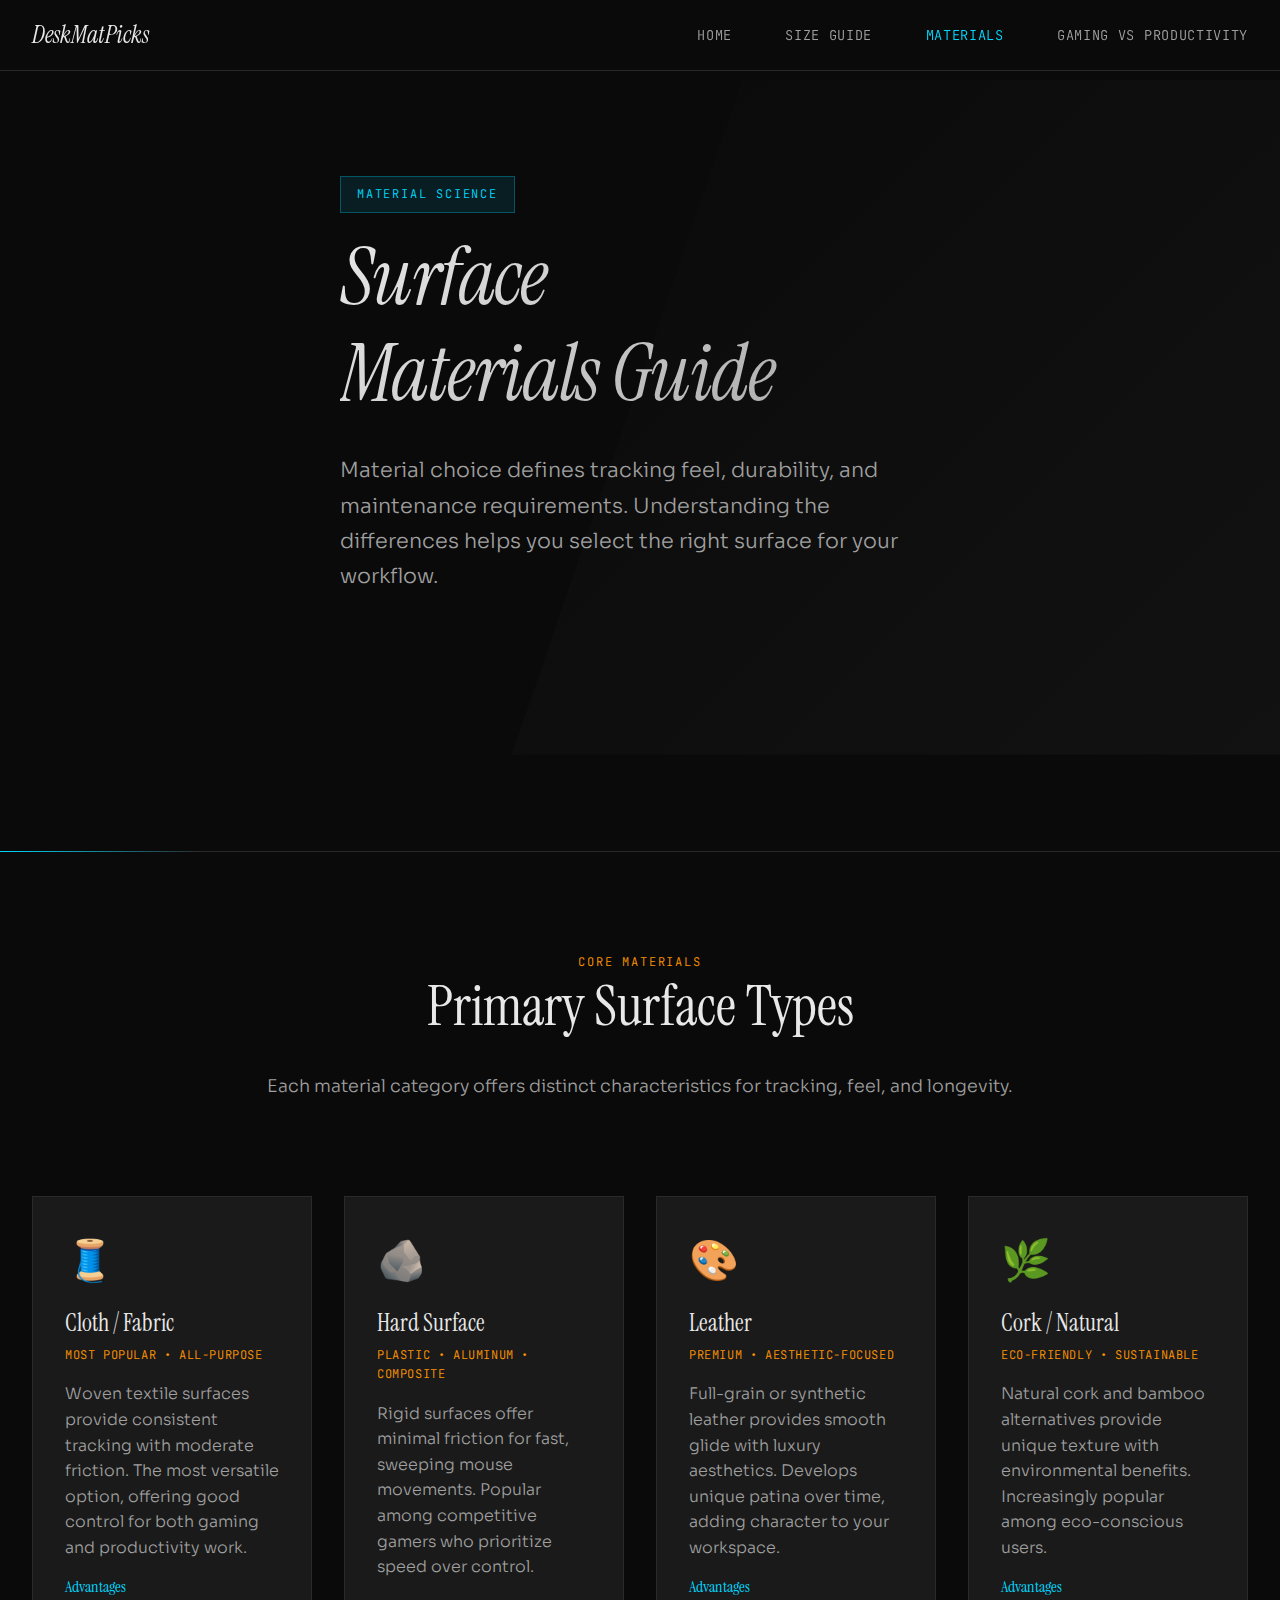
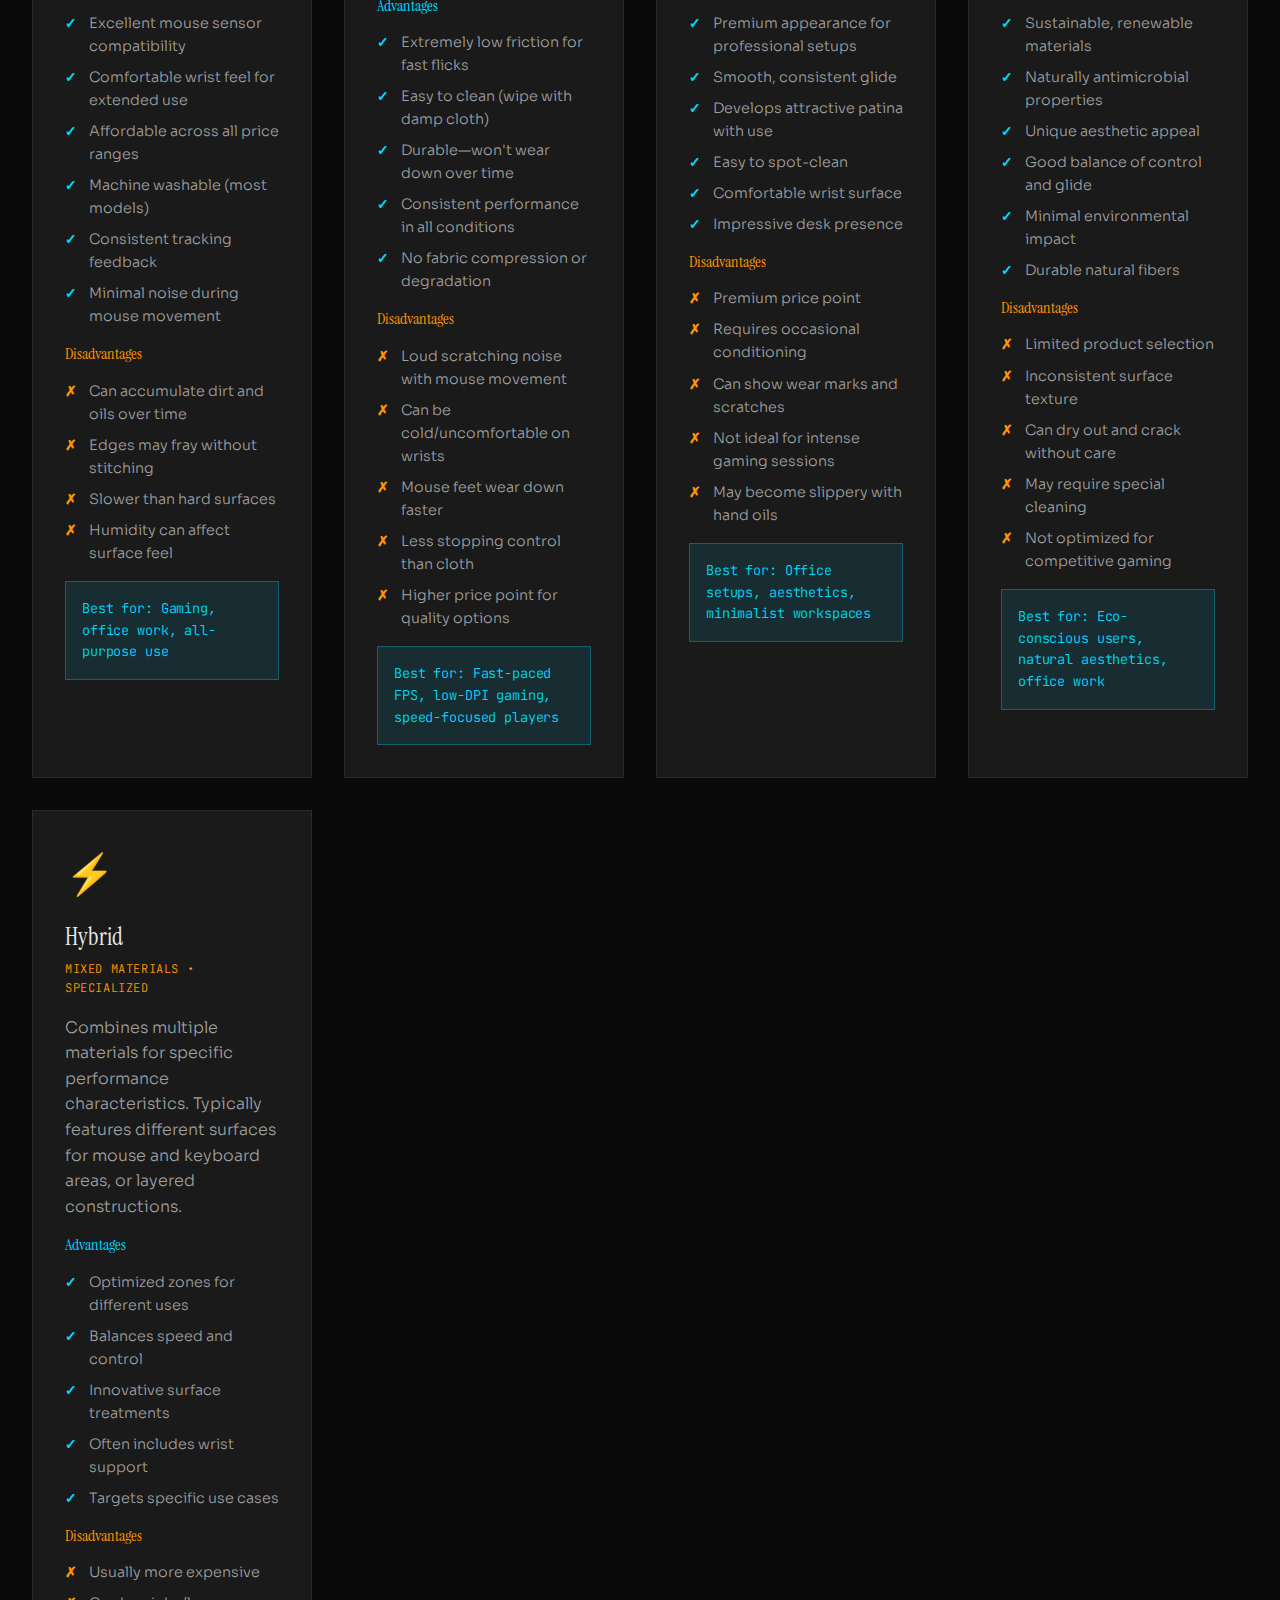
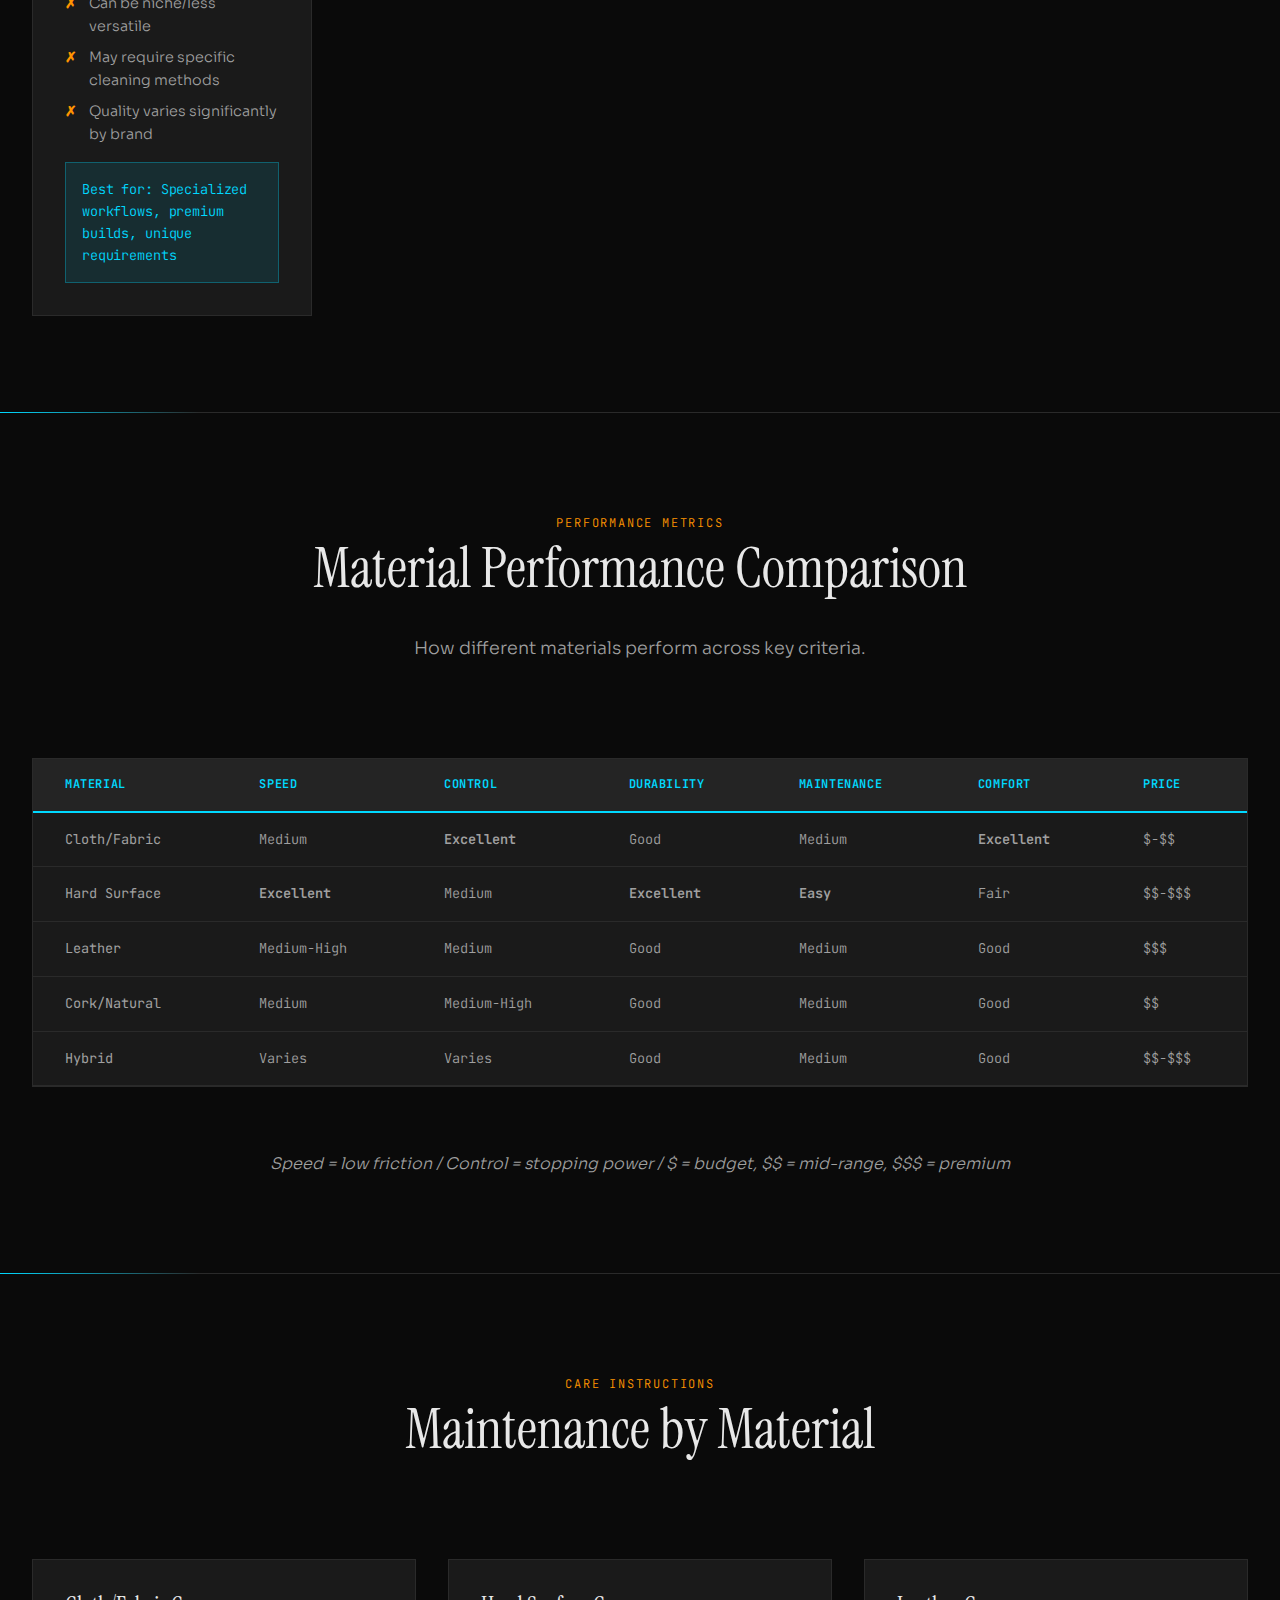
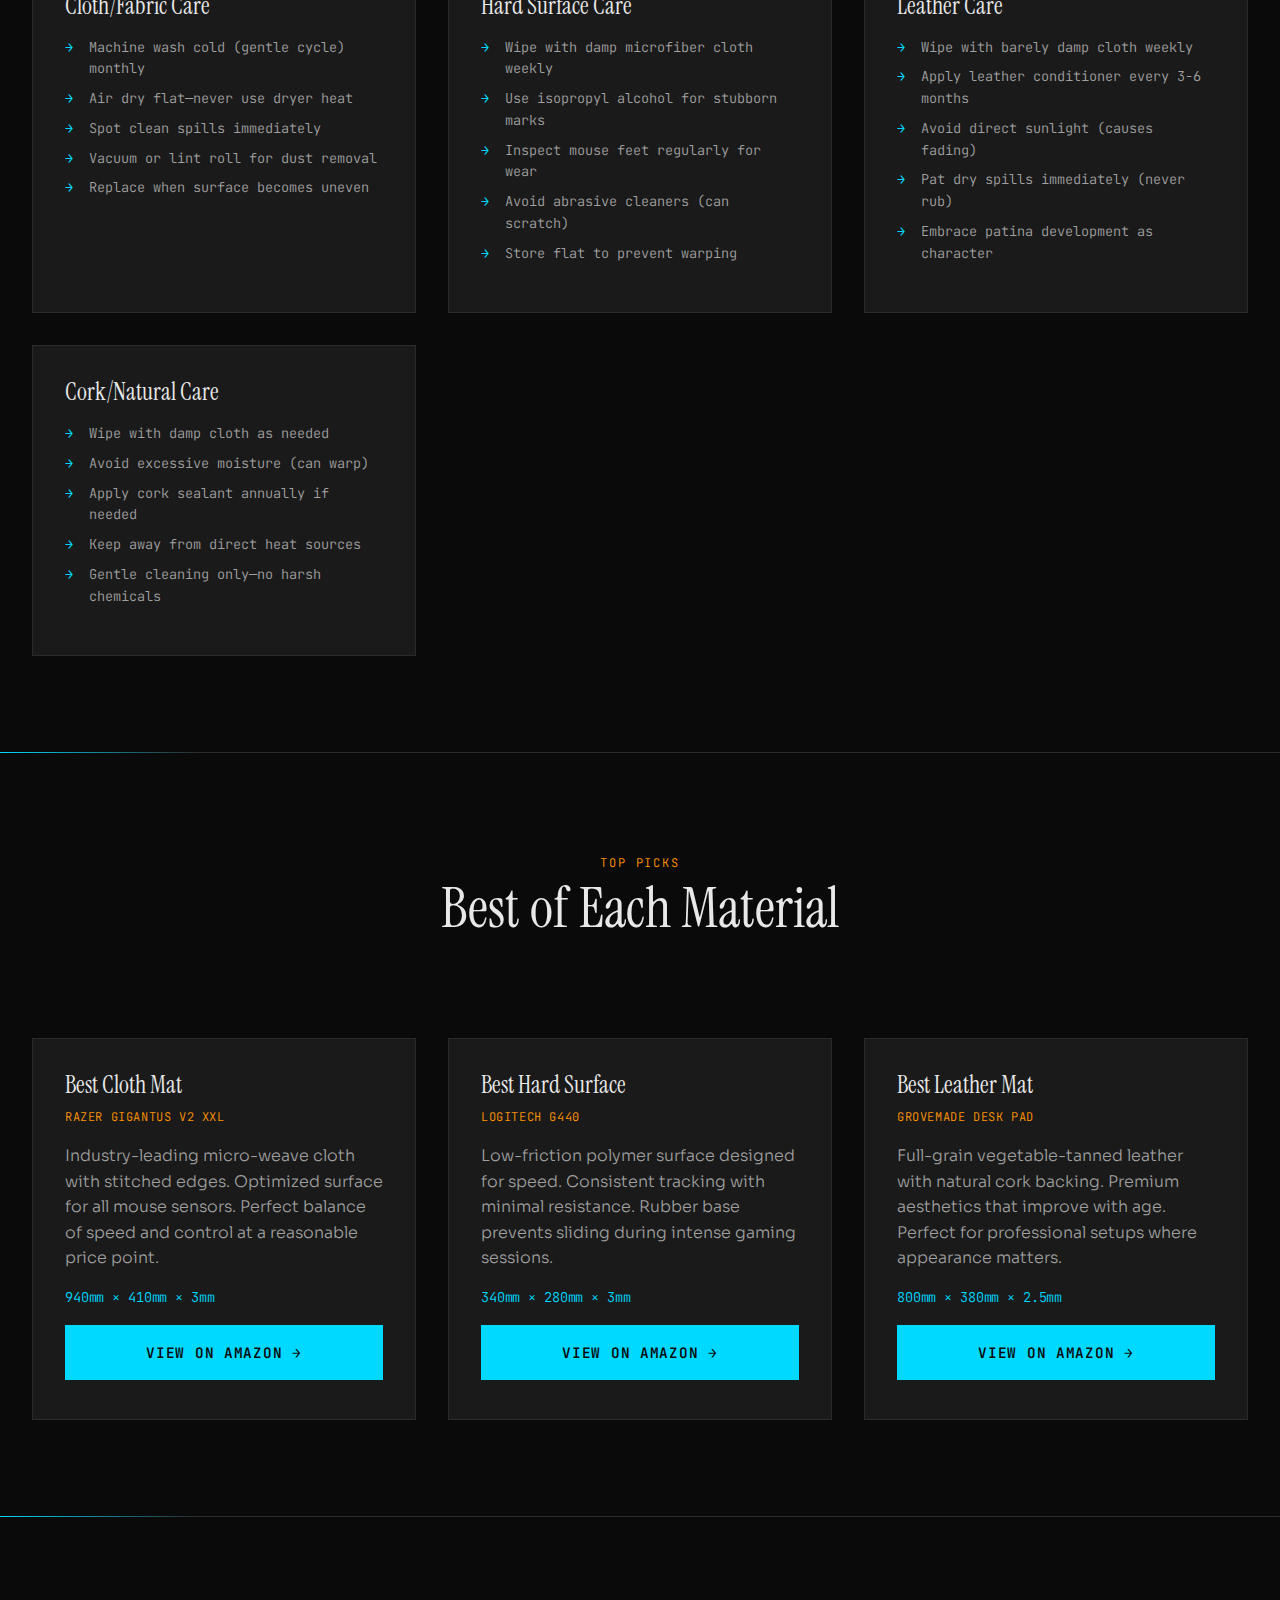
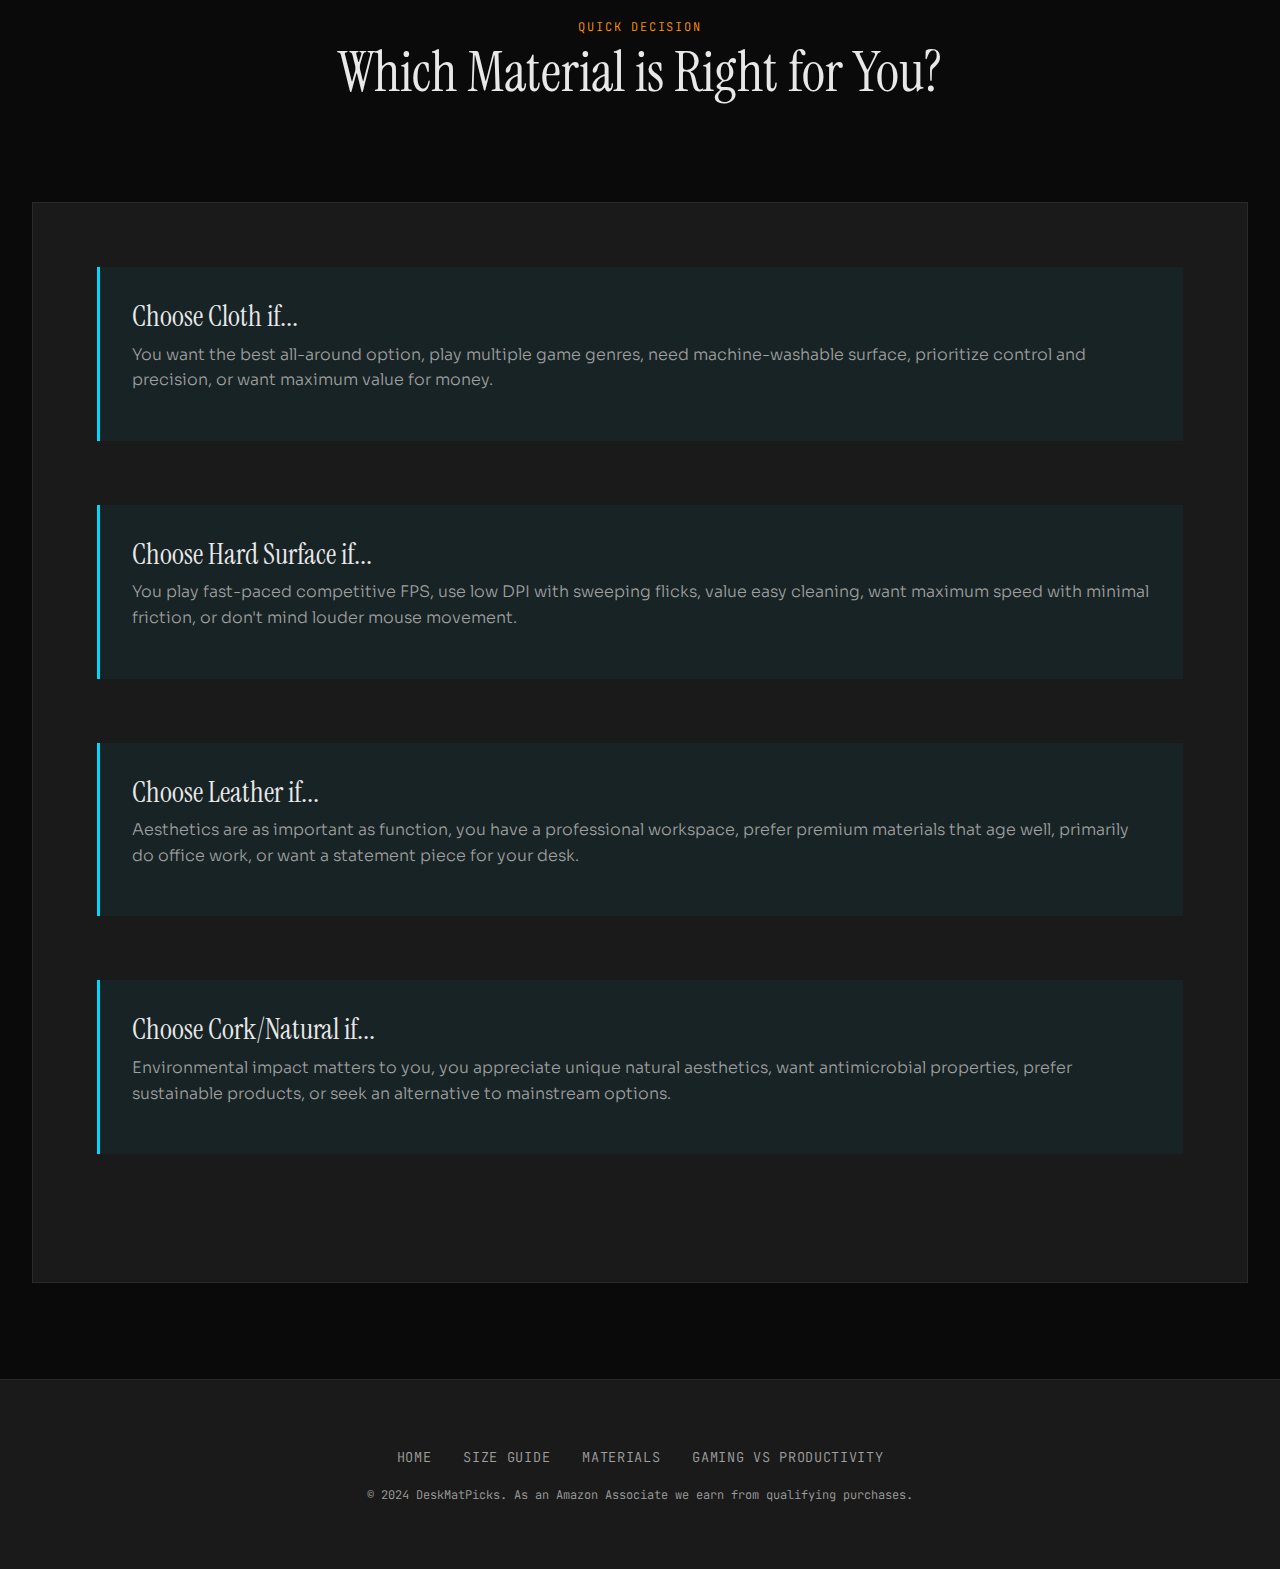
<file: materials.html>
<!DOCTYPE html>
<html lang="en">
<head>
    <meta charset="UTF-8">
    <meta name="viewport" content="width=device-width, initial-scale=1.0">
    <title>Desk Mat Materials Guide - Cloth, Leather, Hard Surface | DeskMatPicks</title>
    <meta name="description" content="Compare desk mat materials: cloth, leather, hard surface, and cork. Learn about durability, tracking, maintenance, and which surface is best for your needs.">
    <meta name="keywords" content="desk mat materials, cloth desk mat, leather desk pad, hard surface mouse pad, desk mat comparison">
    <link rel="stylesheet" href="styles.css">

    <!-- Google Analytics -->
    <script async src="https://www.googletagmanager.com/gtag/js?id=G-38BF85QJG1"></script>
    <script>
        window.dataLayer = window.dataLayer || [];
        function gtag(){dataLayer.push(arguments);}
        gtag('js', new Date());
        gtag('config', 'G-38BF85QJG1');
    </script>
</head>
<body>
    <header>
        <nav>
            <a href="index.html" class="logo">DeskMatPicks</a>
            <button class="menu-toggle" aria-label="Toggle menu">
                <span></span>
                <span></span>
                <span></span>
            </button>
            <ul class="nav-links">
                <li><a href="index.html">Home</a></li>
                <li><a href="size-guide.html">Size Guide</a></li>
                <li><a href="materials.html" class="active">Materials</a></li>
                <li><a href="gaming-vs-productivity.html">Gaming vs Productivity</a></li>
            </ul>
        </nav>
    </header>

    <main>
        <!-- Hero Section -->
        <section class="hero" style="min-height: 50vh;">
            <div class="container">
                <div class="hero-content">
                    <span class="hero-label">Material Science</span>
                    <h1>Surface<br>Materials Guide</h1>
                    <p class="hero-description">
                        Material choice defines tracking feel, durability, and maintenance requirements.
                        Understanding the differences helps you select the right surface for your workflow.
                    </p>
                </div>
            </div>
        </section>

        <div class="section-divider"></div>

        <!-- Material Overview -->
        <section class="container">
            <div class="section-header">
                <span class="section-label">Core Materials</span>
                <h2>Primary Surface Types</h2>
                <p>Each material category offers distinct characteristics for tracking, feel, and longevity.</p>
            </div>

            <div class="materials-grid">
                <div class="material-card">
                    <div class="material-icon">🧵</div>
                    <h3 class="material-title">Cloth / Fabric</h3>
                    <div class="material-subtitle">Most Popular • All-Purpose</div>

                    <p style="color: var(--color-text-muted); margin: var(--spacing-sm) 0;">
                        Woven textile surfaces provide consistent tracking with moderate friction. The most
                        versatile option, offering good control for both gaming and productivity work.
                    </p>

                    <h4 style="margin-top: var(--spacing-sm); margin-bottom: var(--spacing-xs); color: var(--color-accent);">Advantages</h4>
                    <ul class="material-pros">
                        <li>Excellent mouse sensor compatibility</li>
                        <li>Comfortable wrist feel for extended use</li>
                        <li>Affordable across all price ranges</li>
                        <li>Machine washable (most models)</li>
                        <li>Consistent tracking feedback</li>
                        <li>Minimal noise during mouse movement</li>
                    </ul>

                    <h4 style="margin-top: var(--spacing-sm); margin-bottom: var(--spacing-xs); color: var(--color-accent-warm);">Disadvantages</h4>
                    <ul class="material-cons">
                        <li>Can accumulate dirt and oils over time</li>
                        <li>Edges may fray without stitching</li>
                        <li>Slower than hard surfaces</li>
                        <li>Humidity can affect surface feel</li>
                    </ul>

                    <div class="mono" style="color: var(--color-accent); margin-top: var(--spacing-sm); padding: var(--spacing-sm); background: rgba(0, 217, 255, 0.1); border: 1px solid rgba(0, 217, 255, 0.3);">
                        Best for: Gaming, office work, all-purpose use
                    </div>
                </div>

                <div class="material-card">
                    <div class="material-icon">🪨</div>
                    <h3 class="material-title">Hard Surface</h3>
                    <div class="material-subtitle">Plastic • Aluminum • Composite</div>

                    <p style="color: var(--color-text-muted); margin: var(--spacing-sm) 0;">
                        Rigid surfaces offer minimal friction for fast, sweeping mouse movements. Popular among
                        competitive gamers who prioritize speed over control.
                    </p>

                    <h4 style="margin-top: var(--spacing-sm); margin-bottom: var(--spacing-xs); color: var(--color-accent);">Advantages</h4>
                    <ul class="material-pros">
                        <li>Extremely low friction for fast flicks</li>
                        <li>Easy to clean (wipe with damp cloth)</li>
                        <li>Durable—won't wear down over time</li>
                        <li>Consistent performance in all conditions</li>
                        <li>No fabric compression or degradation</li>
                    </ul>

                    <h4 style="margin-top: var(--spacing-sm); margin-bottom: var(--spacing-xs); color: var(--color-accent-warm);">Disadvantages</h4>
                    <ul class="material-cons">
                        <li>Loud scratching noise with mouse movement</li>
                        <li>Can be cold/uncomfortable on wrists</li>
                        <li>Mouse feet wear down faster</li>
                        <li>Less stopping control than cloth</li>
                        <li>Higher price point for quality options</li>
                    </ul>

                    <div class="mono" style="color: var(--color-accent); margin-top: var(--spacing-sm); padding: var(--spacing-sm); background: rgba(0, 217, 255, 0.1); border: 1px solid rgba(0, 217, 255, 0.3);">
                        Best for: Fast-paced FPS, low-DPI gaming, speed-focused players
                    </div>
                </div>

                <div class="material-card">
                    <div class="material-icon">🎨</div>
                    <h3 class="material-title">Leather</h3>
                    <div class="material-subtitle">Premium • Aesthetic-Focused</div>

                    <p style="color: var(--color-text-muted); margin: var(--spacing-sm) 0;">
                        Full-grain or synthetic leather provides smooth glide with luxury aesthetics.
                        Develops unique patina over time, adding character to your workspace.
                    </p>

                    <h4 style="margin-top: var(--spacing-sm); margin-bottom: var(--spacing-xs); color: var(--color-accent);">Advantages</h4>
                    <ul class="material-pros">
                        <li>Premium appearance for professional setups</li>
                        <li>Smooth, consistent glide</li>
                        <li>Develops attractive patina with use</li>
                        <li>Easy to spot-clean</li>
                        <li>Comfortable wrist surface</li>
                        <li>Impressive desk presence</li>
                    </ul>

                    <h4 style="margin-top: var(--spacing-sm); margin-bottom: var(--spacing-xs); color: var(--color-accent-warm);">Disadvantages</h4>
                    <ul class="material-cons">
                        <li>Premium price point</li>
                        <li>Requires occasional conditioning</li>
                        <li>Can show wear marks and scratches</li>
                        <li>Not ideal for intense gaming sessions</li>
                        <li>May become slippery with hand oils</li>
                    </ul>

                    <div class="mono" style="color: var(--color-accent); margin-top: var(--spacing-sm); padding: var(--spacing-sm); background: rgba(0, 217, 255, 0.1); border: 1px solid rgba(0, 217, 255, 0.3);">
                        Best for: Office setups, aesthetics, minimalist workspaces
                    </div>
                </div>

                <div class="material-card">
                    <div class="material-icon">🌿</div>
                    <h3 class="material-title">Cork / Natural</h3>
                    <div class="material-subtitle">Eco-Friendly • Sustainable</div>

                    <p style="color: var(--color-text-muted); margin: var(--spacing-sm) 0;">
                        Natural cork and bamboo alternatives provide unique texture with environmental benefits.
                        Increasingly popular among eco-conscious users.
                    </p>

                    <h4 style="margin-top: var(--spacing-sm); margin-bottom: var(--spacing-xs); color: var(--color-accent);">Advantages</h4>
                    <ul class="material-pros">
                        <li>Sustainable, renewable materials</li>
                        <li>Naturally antimicrobial properties</li>
                        <li>Unique aesthetic appeal</li>
                        <li>Good balance of control and glide</li>
                        <li>Minimal environmental impact</li>
                        <li>Durable natural fibers</li>
                    </ul>

                    <h4 style="margin-top: var(--spacing-sm); margin-bottom: var(--spacing-xs); color: var(--color-accent-warm);">Disadvantages</h4>
                    <ul class="material-cons">
                        <li>Limited product selection</li>
                        <li>Inconsistent surface texture</li>
                        <li>Can dry out and crack without care</li>
                        <li>May require special cleaning</li>
                        <li>Not optimized for competitive gaming</li>
                    </ul>

                    <div class="mono" style="color: var(--color-accent); margin-top: var(--spacing-sm); padding: var(--spacing-sm); background: rgba(0, 217, 255, 0.1); border: 1px solid rgba(0, 217, 255, 0.3);">
                        Best for: Eco-conscious users, natural aesthetics, office work
                    </div>
                </div>

                <div class="material-card">
                    <div class="material-icon">⚡</div>
                    <h3 class="material-title">Hybrid</h3>
                    <div class="material-subtitle">Mixed Materials • Specialized</div>

                    <p style="color: var(--color-text-muted); margin: var(--spacing-sm) 0;">
                        Combines multiple materials for specific performance characteristics. Typically features
                        different surfaces for mouse and keyboard areas, or layered constructions.
                    </p>

                    <h4 style="margin-top: var(--spacing-sm); margin-bottom: var(--spacing-xs); color: var(--color-accent);">Advantages</h4>
                    <ul class="material-pros">
                        <li>Optimized zones for different uses</li>
                        <li>Balances speed and control</li>
                        <li>Innovative surface treatments</li>
                        <li>Often includes wrist support</li>
                        <li>Targets specific use cases</li>
                    </ul>

                    <h4 style="margin-top: var(--spacing-sm); margin-bottom: var(--spacing-xs); color: var(--color-accent-warm);">Disadvantages</h4>
                    <ul class="material-cons">
                        <li>Usually more expensive</li>
                        <li>Can be niche/less versatile</li>
                        <li>May require specific cleaning methods</li>
                        <li>Quality varies significantly by brand</li>
                    </ul>

                    <div class="mono" style="color: var(--color-accent); margin-top: var(--spacing-sm); padding: var(--spacing-sm); background: rgba(0, 217, 255, 0.1); border: 1px solid rgba(0, 217, 255, 0.3);">
                        Best for: Specialized workflows, premium builds, unique requirements
                    </div>
                </div>
            </div>
        </section>

        <div class="section-divider"></div>

        <!-- Performance Comparison -->
        <section class="container">
            <div class="section-header">
                <span class="section-label">Performance Metrics</span>
                <h2>Material Performance Comparison</h2>
                <p>How different materials perform across key criteria.</p>
            </div>

            <div class="comparison-table-wrapper">
                <table class="comparison-table">
                    <thead>
                        <tr>
                            <th>Material</th>
                            <th>Speed</th>
                            <th>Control</th>
                            <th>Durability</th>
                            <th>Maintenance</th>
                            <th>Comfort</th>
                            <th>Price</th>
                        </tr>
                    </thead>
                    <tbody>
                        <tr>
                            <td><strong>Cloth/Fabric</strong></td>
                            <td>Medium</td>
                            <td class="table-highlight">Excellent</td>
                            <td>Good</td>
                            <td>Medium</td>
                            <td class="table-highlight">Excellent</td>
                            <td>$-$$</td>
                        </tr>
                        <tr>
                            <td><strong>Hard Surface</strong></td>
                            <td class="table-highlight">Excellent</td>
                            <td>Medium</td>
                            <td class="table-highlight">Excellent</td>
                            <td class="table-highlight">Easy</td>
                            <td>Fair</td>
                            <td>$$-$$$</td>
                        </tr>
                        <tr>
                            <td><strong>Leather</strong></td>
                            <td>Medium-High</td>
                            <td>Medium</td>
                            <td>Good</td>
                            <td>Medium</td>
                            <td>Good</td>
                            <td>$$$</td>
                        </tr>
                        <tr>
                            <td><strong>Cork/Natural</strong></td>
                            <td>Medium</td>
                            <td>Medium-High</td>
                            <td>Good</td>
                            <td>Medium</td>
                            <td>Good</td>
                            <td>$$</td>
                        </tr>
                        <tr>
                            <td><strong>Hybrid</strong></td>
                            <td>Varies</td>
                            <td>Varies</td>
                            <td>Good</td>
                            <td>Medium</td>
                            <td>Good</td>
                            <td>$$-$$$</td>
                        </tr>
                    </tbody>
                </table>
            </div>

            <p style="color: var(--color-text-muted); margin-top: var(--spacing-md); text-align: center;">
                <em>Speed = low friction / Control = stopping power / $ = budget, $$ = mid-range, $$$ = premium</em>
            </p>
        </section>

        <div class="section-divider"></div>

        <!-- Maintenance Guide -->
        <section class="container">
            <div class="section-header">
                <span class="section-label">Care Instructions</span>
                <h2>Maintenance by Material</h2>
            </div>

            <div class="comparison-grid">
                <div class="comparison-card">
                    <h3 class="card-title">Cloth/Fabric Care</h3>
                    <ul class="card-specs">
                        <li>Machine wash cold (gentle cycle) monthly</li>
                        <li>Air dry flat—never use dryer heat</li>
                        <li>Spot clean spills immediately</li>
                        <li>Vacuum or lint roll for dust removal</li>
                        <li>Replace when surface becomes uneven</li>
                    </ul>
                </div>

                <div class="comparison-card">
                    <h3 class="card-title">Hard Surface Care</h3>
                    <ul class="card-specs">
                        <li>Wipe with damp microfiber cloth weekly</li>
                        <li>Use isopropyl alcohol for stubborn marks</li>
                        <li>Inspect mouse feet regularly for wear</li>
                        <li>Avoid abrasive cleaners (can scratch)</li>
                        <li>Store flat to prevent warping</li>
                    </ul>
                </div>

                <div class="comparison-card">
                    <h3 class="card-title">Leather Care</h3>
                    <ul class="card-specs">
                        <li>Wipe with barely damp cloth weekly</li>
                        <li>Apply leather conditioner every 3-6 months</li>
                        <li>Avoid direct sunlight (causes fading)</li>
                        <li>Pat dry spills immediately (never rub)</li>
                        <li>Embrace patina development as character</li>
                    </ul>
                </div>

                <div class="comparison-card">
                    <h3 class="card-title">Cork/Natural Care</h3>
                    <ul class="card-specs">
                        <li>Wipe with damp cloth as needed</li>
                        <li>Avoid excessive moisture (can warp)</li>
                        <li>Apply cork sealant annually if needed</li>
                        <li>Keep away from direct heat sources</li>
                        <li>Gentle cleaning only—no harsh chemicals</li>
                    </ul>
                </div>
            </div>
        </section>

        <div class="section-divider"></div>

        <!-- Product Recommendations -->
        <section class="container">
            <div class="section-header">
                <span class="section-label">Top Picks</span>
                <h2>Best of Each Material</h2>
            </div>

            <div class="materials-grid">
                <div class="material-card">
                    <h3 class="material-title">Best Cloth Mat</h3>
                    <div class="material-subtitle">Razer Gigantus V2 XXL</div>
                    <p style="color: var(--color-text-muted); margin: var(--spacing-sm) 0;">
                        Industry-leading micro-weave cloth with stitched edges. Optimized surface for all mouse sensors.
                        Perfect balance of speed and control at a reasonable price point.
                    </p>
                    <div class="mono" style="color: var(--color-accent); margin: var(--spacing-sm) 0;">
                        940mm × 410mm × 3mm
                    </div>
                    <a href="https://www.amazon.com/dp/B088539GLT?tag=kcwd-20" class="btn btn-primary" style="width: 100%; text-align: center;">
                        View on Amazon →
                    </a>
                </div>

                <div class="material-card">
                    <h3 class="material-title">Best Hard Surface</h3>
                    <div class="material-subtitle">Logitech G440</div>
                    <p style="color: var(--color-text-muted); margin: var(--spacing-sm) 0;">
                        Low-friction polymer surface designed for speed. Consistent tracking with minimal resistance.
                        Rubber base prevents sliding during intense gaming sessions.
                    </p>
                    <div class="mono" style="color: var(--color-accent); margin: var(--spacing-sm) 0;">
                        340mm × 280mm × 3mm
                    </div>
                    <a href="https://www.amazon.com/dp/B01GPPWA58?tag=kcwd-20" class="btn btn-primary" style="width: 100%; text-align: center;">
                        View on Amazon →
                    </a>
                </div>

                <div class="material-card">
                    <h3 class="material-title">Best Leather Mat</h3>
                    <div class="material-subtitle">Grovemade Desk Pad</div>
                    <p style="color: var(--color-text-muted); margin: var(--spacing-sm) 0;">
                        Full-grain vegetable-tanned leather with natural cork backing. Premium aesthetics that improve
                        with age. Perfect for professional setups where appearance matters.
                    </p>
                    <div class="mono" style="color: var(--color-accent); margin: var(--spacing-sm) 0;">
                        800mm × 380mm × 2.5mm
                    </div>
                    <a href="https://www.amazon.com/dp/B08R7PQMVQ?tag=kcwd-20" class="btn btn-primary" style="width: 100%; text-align: center;">
                        View on Amazon →
                    </a>
                </div>
            </div>
        </section>

        <div class="section-divider"></div>

        <!-- Decision Guide -->
        <section class="container">
            <div class="section-header">
                <span class="section-label">Quick Decision</span>
                <h2>Which Material is Right for You?</h2>
            </div>

            <div class="size-visual">
                <div class="size-item">
                    <h3 class="size-name">Choose Cloth if...</h3>
                    <p class="size-description">
                        You want the best all-around option, play multiple game genres, need machine-washable surface,
                        prioritize control and precision, or want maximum value for money.
                    </p>
                </div>

                <div class="size-item">
                    <h3 class="size-name">Choose Hard Surface if...</h3>
                    <p class="size-description">
                        You play fast-paced competitive FPS, use low DPI with sweeping flicks, value easy cleaning,
                        want maximum speed with minimal friction, or don't mind louder mouse movement.
                    </p>
                </div>

                <div class="size-item">
                    <h3 class="size-name">Choose Leather if...</h3>
                    <p class="size-description">
                        Aesthetics are as important as function, you have a professional workspace, prefer premium
                        materials that age well, primarily do office work, or want a statement piece for your desk.
                    </p>
                </div>

                <div class="size-item">
                    <h3 class="size-name">Choose Cork/Natural if...</h3>
                    <p class="size-description">
                        Environmental impact matters to you, you appreciate unique natural aesthetics, want antimicrobial
                        properties, prefer sustainable products, or seek an alternative to mainstream options.
                    </p>
                </div>
            </div>
        </section>
    </main>

    <footer>
        <div class="footer-content">
            <ul class="footer-links">
                <li><a href="index.html">Home</a></li>
                <li><a href="size-guide.html">Size Guide</a></li>
                <li><a href="materials.html">Materials</a></li>
                <li><a href="gaming-vs-productivity.html">Gaming vs Productivity</a></li>
            </ul>
            <p class="footer-copyright">
                © 2024 DeskMatPicks. As an Amazon Associate we earn from qualifying purchases.
            </p>
        </div>
    </footer>

    <script src="script.js"></script>
</body>
</html>
</file>
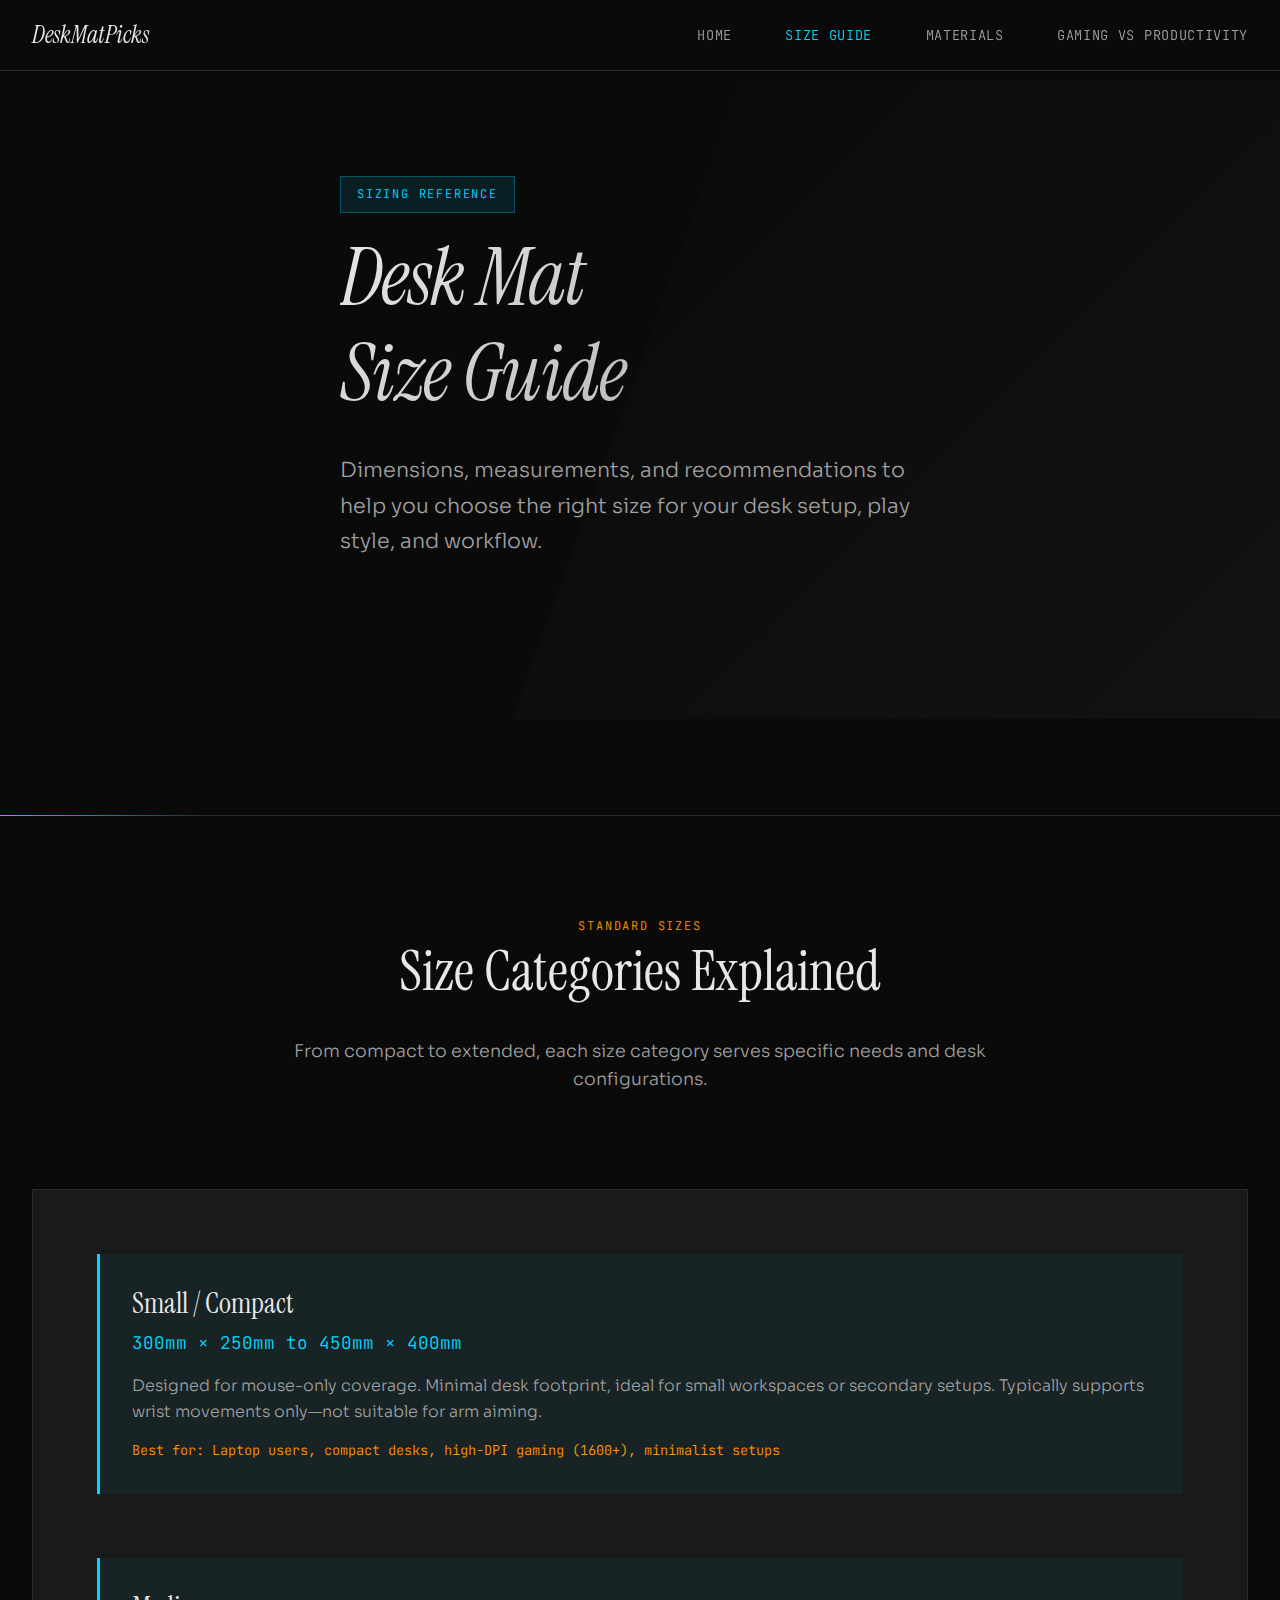
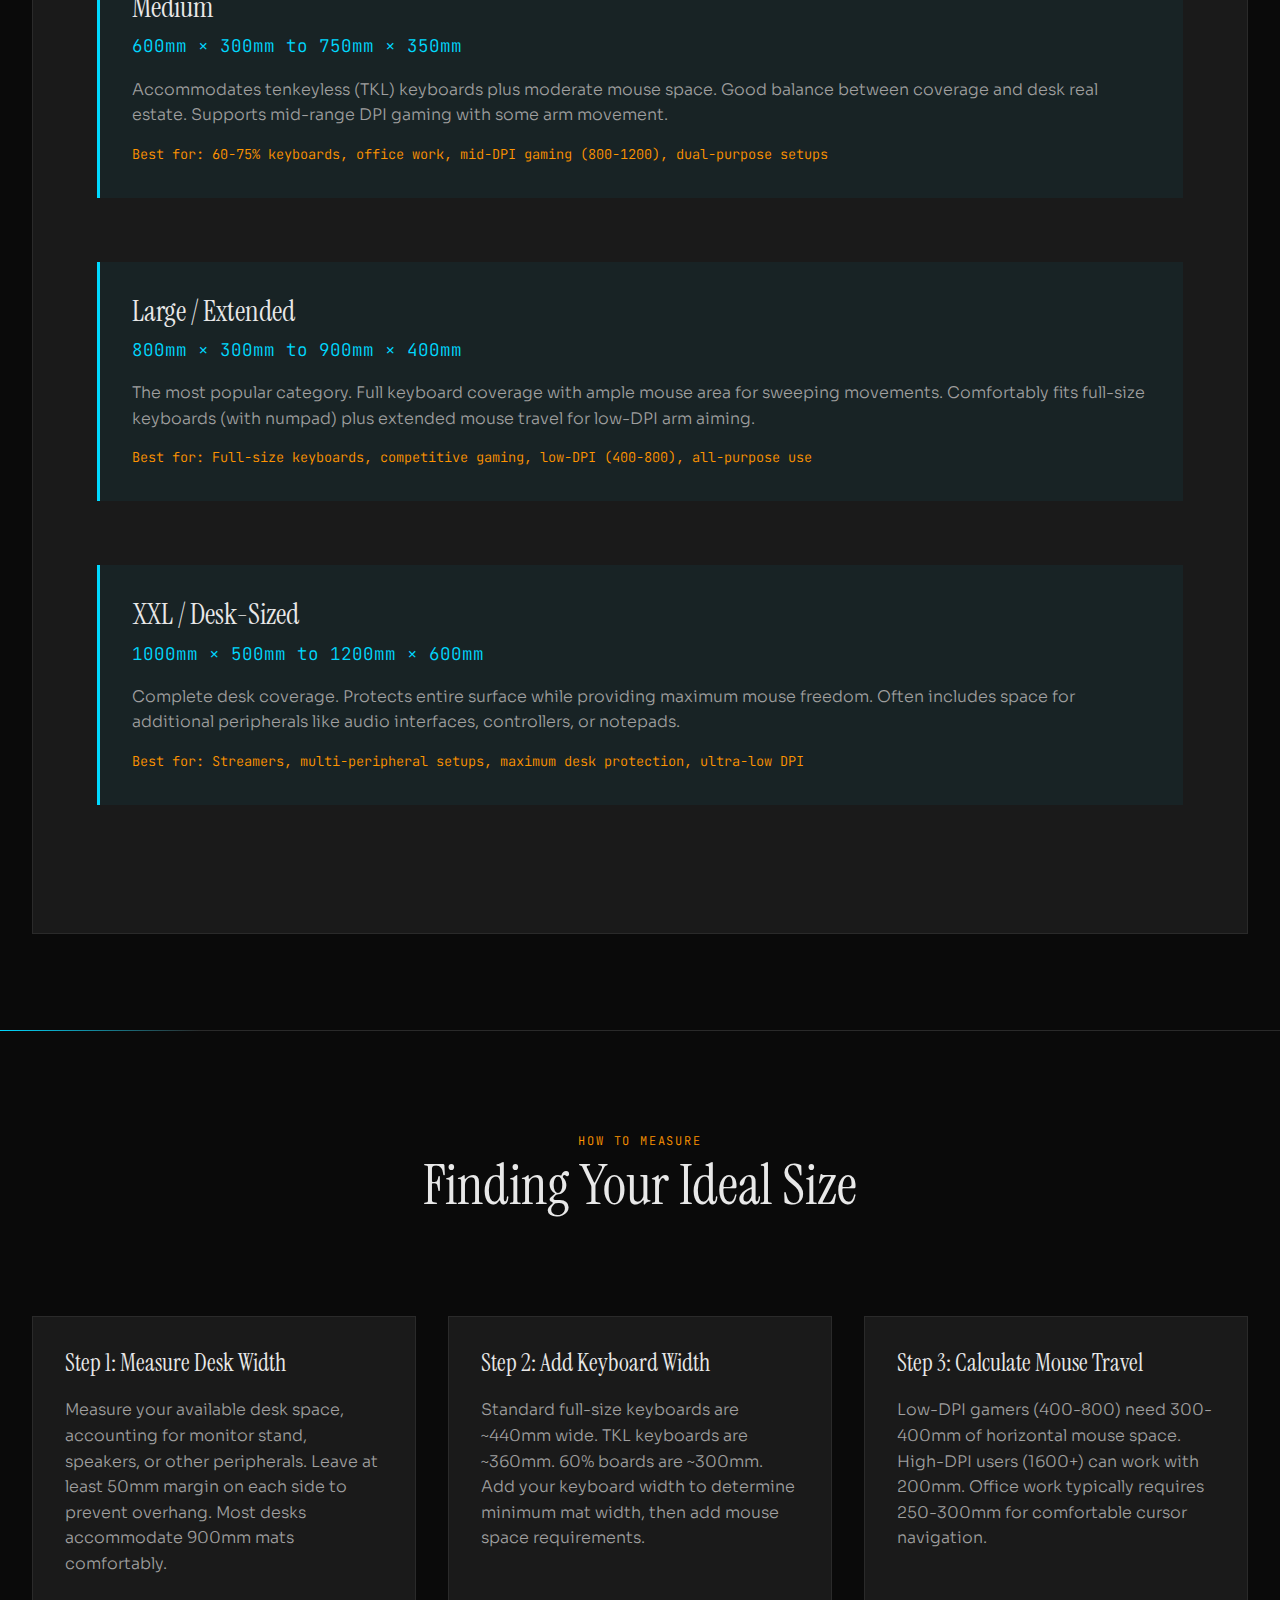
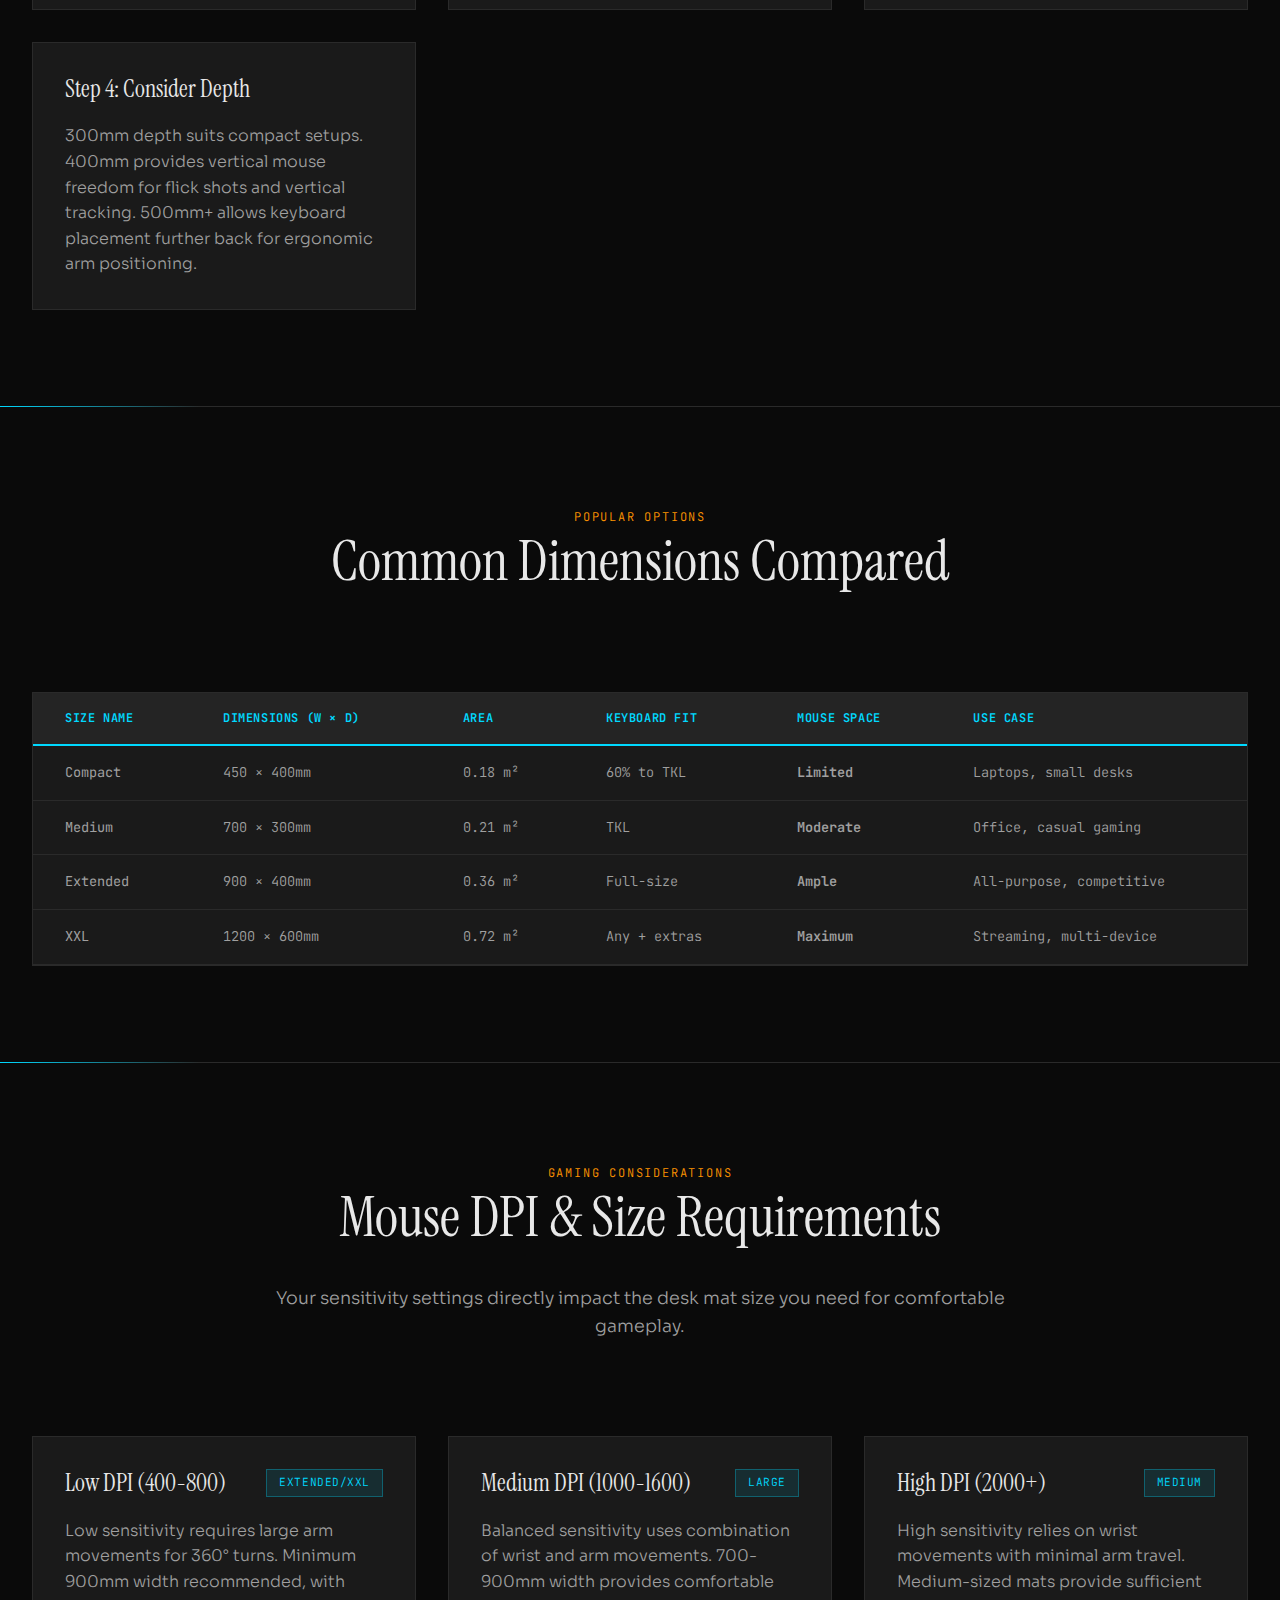
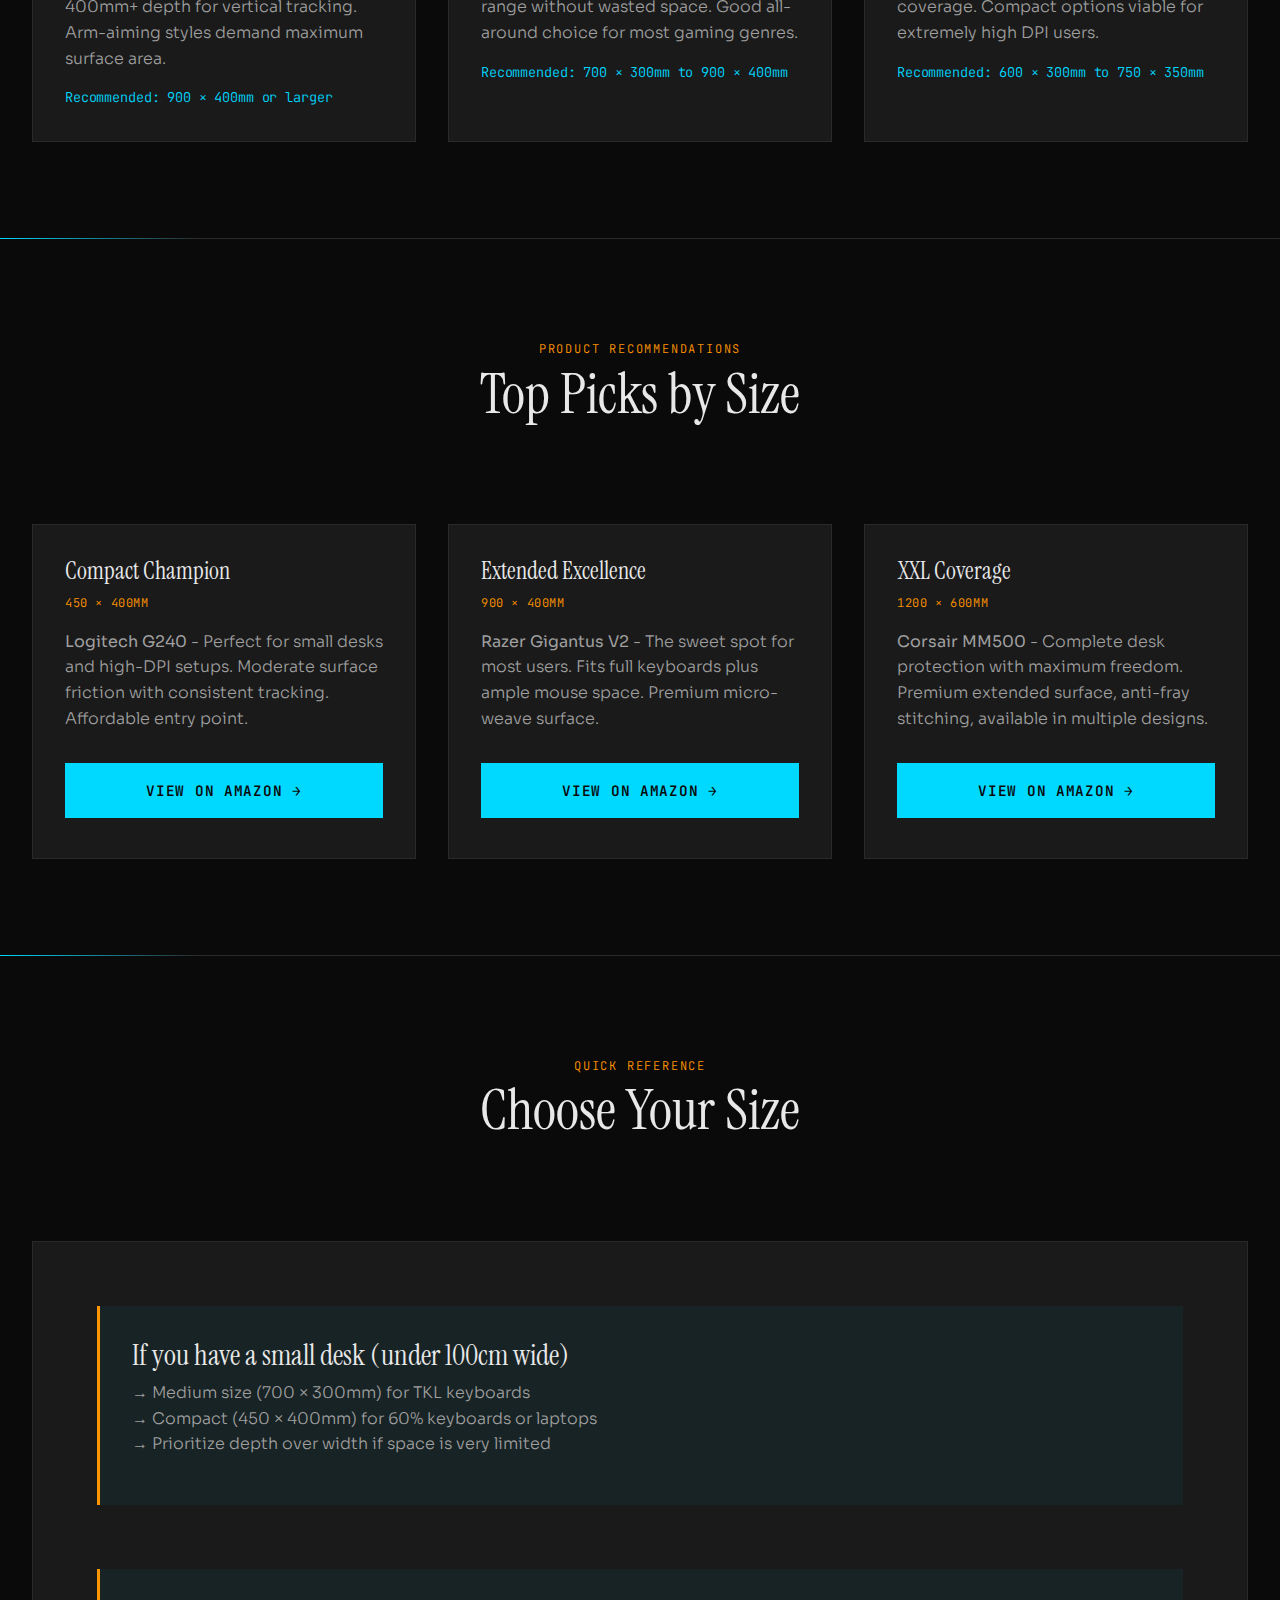
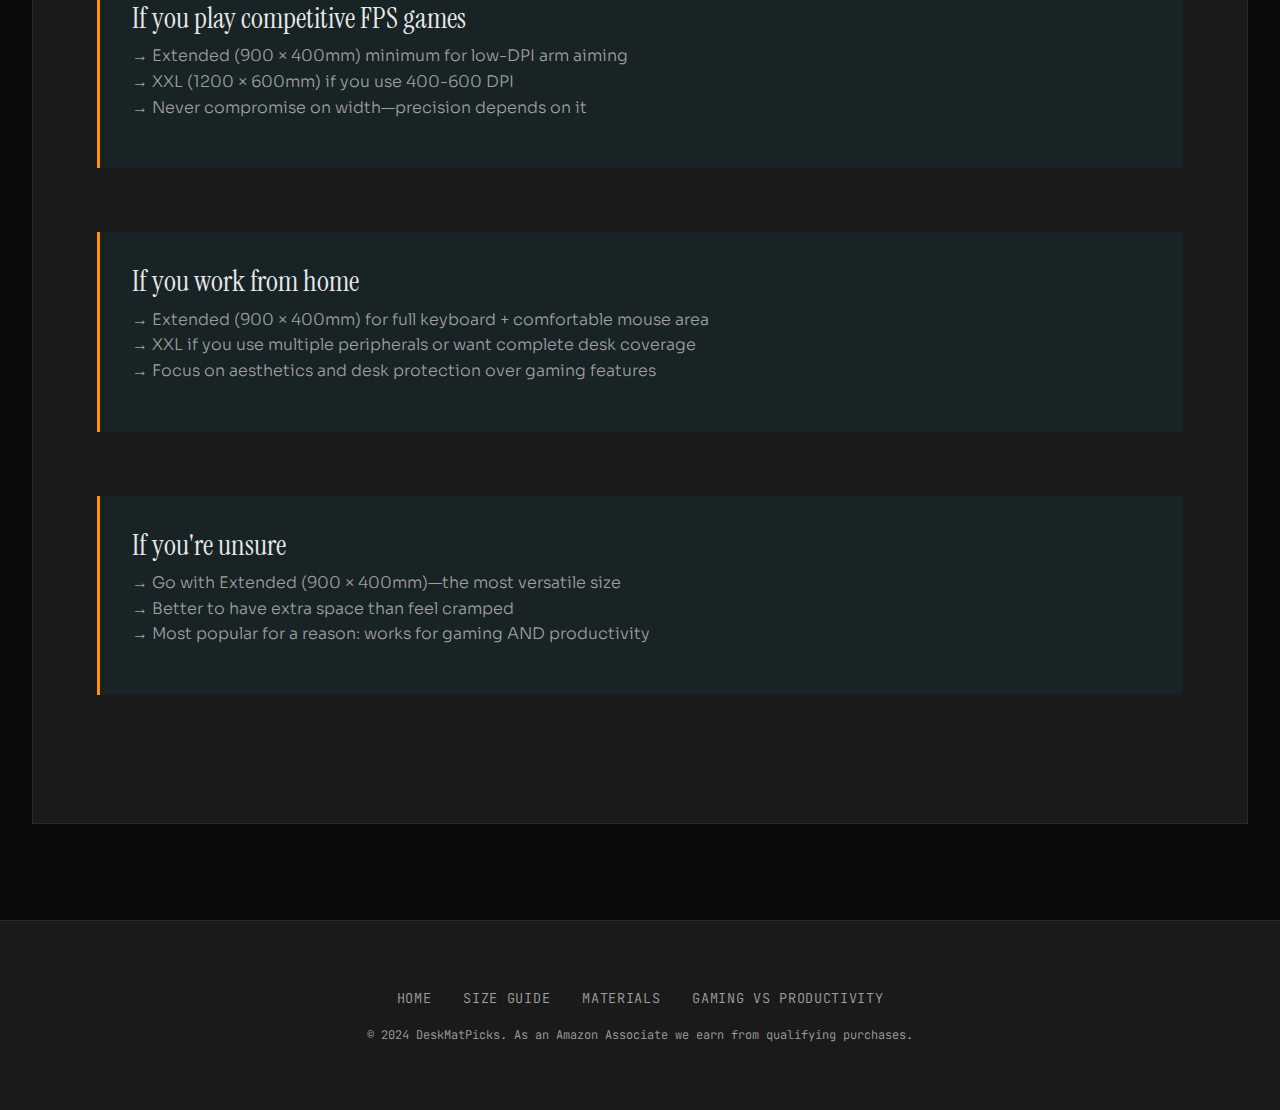
<file: size-guide.html>
<!DOCTYPE html>
<html lang="en">
<head>
    <meta charset="UTF-8">
    <meta name="viewport" content="width=device-width, initial-scale=1.0">
    <title>Desk Mat Size Guide - Find Your Perfect Fit | DeskMatPicks</title>
    <meta name="description" content="Complete desk mat size guide with dimensions, use cases, and recommendations. Find the perfect size for your gaming or office setup.">
    <meta name="keywords" content="desk mat sizes, desk pad dimensions, XXL desk mat, extended desk mat, gaming mat size">
    <link rel="stylesheet" href="styles.css">

    <!-- Google Analytics -->
    <script async src="https://www.googletagmanager.com/gtag/js?id=G-38BF85QJG1"></script>
    <script>
        window.dataLayer = window.dataLayer || [];
        function gtag(){dataLayer.push(arguments);}
        gtag('js', new Date());
        gtag('config', 'G-38BF85QJG1');
    </script>
</head>
<body>
    <header>
        <nav>
            <a href="index.html" class="logo">DeskMatPicks</a>
            <button class="menu-toggle" aria-label="Toggle menu">
                <span></span>
                <span></span>
                <span></span>
            </button>
            <ul class="nav-links">
                <li><a href="index.html">Home</a></li>
                <li><a href="size-guide.html" class="active">Size Guide</a></li>
                <li><a href="materials.html">Materials</a></li>
                <li><a href="gaming-vs-productivity.html">Gaming vs Productivity</a></li>
            </ul>
        </nav>
    </header>

    <main>
        <!-- Hero Section -->
        <section class="hero" style="min-height: 50vh;">
            <div class="container">
                <div class="hero-content">
                    <span class="hero-label">Sizing Reference</span>
                    <h1>Desk Mat<br>Size Guide</h1>
                    <p class="hero-description">
                        Dimensions, measurements, and recommendations to help you choose the right size
                        for your desk setup, play style, and workflow.
                    </p>
                </div>
            </div>
        </section>

        <div class="section-divider"></div>

        <!-- Size Categories -->
        <section class="container">
            <div class="section-header">
                <span class="section-label">Standard Sizes</span>
                <h2>Size Categories Explained</h2>
                <p>From compact to extended, each size category serves specific needs and desk configurations.</p>
            </div>

            <div class="size-visual">
                <div class="size-item">
                    <h3 class="size-name">Small / Compact</h3>
                    <div class="size-dimensions">300mm × 250mm to 450mm × 400mm</div>
                    <p class="size-description">
                        Designed for mouse-only coverage. Minimal desk footprint, ideal for small workspaces
                        or secondary setups. Typically supports wrist movements only—not suitable for arm aiming.
                    </p>
                    <p class="size-best-for">
                        Best for: Laptop users, compact desks, high-DPI gaming (1600+), minimalist setups
                    </p>
                </div>

                <div class="size-item">
                    <h3 class="size-name">Medium</h3>
                    <div class="size-dimensions">600mm × 300mm to 750mm × 350mm</div>
                    <p class="size-description">
                        Accommodates tenkeyless (TKL) keyboards plus moderate mouse space. Good balance between
                        coverage and desk real estate. Supports mid-range DPI gaming with some arm movement.
                    </p>
                    <p class="size-best-for">
                        Best for: 60-75% keyboards, office work, mid-DPI gaming (800-1200), dual-purpose setups
                    </p>
                </div>

                <div class="size-item">
                    <h3 class="size-name">Large / Extended</h3>
                    <div class="size-dimensions">800mm × 300mm to 900mm × 400mm</div>
                    <p class="size-description">
                        The most popular category. Full keyboard coverage with ample mouse area for sweeping movements.
                        Comfortably fits full-size keyboards (with numpad) plus extended mouse travel for low-DPI arm aiming.
                    </p>
                    <p class="size-best-for">
                        Best for: Full-size keyboards, competitive gaming, low-DPI (400-800), all-purpose use
                    </p>
                </div>

                <div class="size-item">
                    <h3 class="size-name">XXL / Desk-Sized</h3>
                    <div class="size-dimensions">1000mm × 500mm to 1200mm × 600mm</div>
                    <p class="size-description">
                        Complete desk coverage. Protects entire surface while providing maximum mouse freedom.
                        Often includes space for additional peripherals like audio interfaces, controllers, or notepads.
                    </p>
                    <p class="size-best-for">
                        Best for: Streamers, multi-peripheral setups, maximum desk protection, ultra-low DPI
                    </p>
                </div>
            </div>
        </section>

        <div class="section-divider"></div>

        <!-- Measurement Guide -->
        <section class="container">
            <div class="section-header">
                <span class="section-label">How to Measure</span>
                <h2>Finding Your Ideal Size</h2>
            </div>

            <div class="comparison-grid">
                <div class="comparison-card">
                    <div class="card-header">
                        <h3 class="card-title">Step 1: Measure Desk Width</h3>
                    </div>
                    <p style="color: var(--color-text-muted); margin-top: var(--spacing-sm);">
                        Measure your available desk space, accounting for monitor stand, speakers, or other peripherals.
                        Leave at least 50mm margin on each side to prevent overhang. Most desks accommodate 900mm mats comfortably.
                    </p>
                </div>

                <div class="comparison-card">
                    <div class="card-header">
                        <h3 class="card-title">Step 2: Add Keyboard Width</h3>
                    </div>
                    <p style="color: var(--color-text-muted); margin-top: var(--spacing-sm);">
                        Standard full-size keyboards are ~440mm wide. TKL keyboards are ~360mm. 60% boards are ~300mm.
                        Add your keyboard width to determine minimum mat width, then add mouse space requirements.
                    </p>
                </div>

                <div class="comparison-card">
                    <div class="card-header">
                        <h3 class="card-title">Step 3: Calculate Mouse Travel</h3>
                    </div>
                    <p style="color: var(--color-text-muted); margin-top: var(--spacing-sm);">
                        Low-DPI gamers (400-800) need 300-400mm of horizontal mouse space. High-DPI users (1600+) can work
                        with 200mm. Office work typically requires 250-300mm for comfortable cursor navigation.
                    </p>
                </div>

                <div class="comparison-card">
                    <div class="card-header">
                        <h3 class="card-title">Step 4: Consider Depth</h3>
                    </div>
                    <p style="color: var(--color-text-muted); margin-top: var(--spacing-sm);">
                        300mm depth suits compact setups. 400mm provides vertical mouse freedom for flick shots and
                        vertical tracking. 500mm+ allows keyboard placement further back for ergonomic arm positioning.
                    </p>
                </div>
            </div>
        </section>

        <div class="section-divider"></div>

        <!-- Popular Sizes Comparison -->
        <section class="container">
            <div class="section-header">
                <span class="section-label">Popular Options</span>
                <h2>Common Dimensions Compared</h2>
            </div>

            <div class="comparison-table-wrapper">
                <table class="comparison-table">
                    <thead>
                        <tr>
                            <th>Size Name</th>
                            <th>Dimensions (W × D)</th>
                            <th>Area</th>
                            <th>Keyboard Fit</th>
                            <th>Mouse Space</th>
                            <th>Use Case</th>
                        </tr>
                    </thead>
                    <tbody>
                        <tr>
                            <td><strong>Compact</strong></td>
                            <td>450 × 400mm</td>
                            <td>0.18 m²</td>
                            <td>60% to TKL</td>
                            <td class="table-highlight">Limited</td>
                            <td>Laptops, small desks</td>
                        </tr>
                        <tr>
                            <td><strong>Medium</strong></td>
                            <td>700 × 300mm</td>
                            <td>0.21 m²</td>
                            <td>TKL</td>
                            <td class="table-highlight">Moderate</td>
                            <td>Office, casual gaming</td>
                        </tr>
                        <tr>
                            <td><strong>Extended</strong></td>
                            <td>900 × 400mm</td>
                            <td>0.36 m²</td>
                            <td>Full-size</td>
                            <td class="table-highlight">Ample</td>
                            <td>All-purpose, competitive</td>
                        </tr>
                        <tr>
                            <td><strong>XXL</strong></td>
                            <td>1200 × 600mm</td>
                            <td>0.72 m²</td>
                            <td>Any + extras</td>
                            <td class="table-highlight">Maximum</td>
                            <td>Streaming, multi-device</td>
                        </tr>
                    </tbody>
                </table>
            </div>
        </section>

        <div class="section-divider"></div>

        <!-- DPI and Size Relationship -->
        <section class="container">
            <div class="section-header">
                <span class="section-label">Gaming Considerations</span>
                <h2>Mouse DPI & Size Requirements</h2>
                <p>Your sensitivity settings directly impact the desk mat size you need for comfortable gameplay.</p>
            </div>

            <div class="comparison-grid">
                <div class="comparison-card">
                    <div class="card-header">
                        <h3 class="card-title">Low DPI (400-800)</h3>
                        <span class="card-badge">Extended/XXL</span>
                    </div>
                    <p style="color: var(--color-text-muted); margin: var(--spacing-sm) 0;">
                        Low sensitivity requires large arm movements for 360° turns. Minimum 900mm width recommended,
                        with 400mm+ depth for vertical tracking. Arm-aiming styles demand maximum surface area.
                    </p>
                    <div class="mono" style="color: var(--color-accent); margin-top: var(--spacing-sm);">
                        Recommended: 900 × 400mm or larger
                    </div>
                </div>

                <div class="comparison-card">
                    <div class="card-header">
                        <h3 class="card-title">Medium DPI (1000-1600)</h3>
                        <span class="card-badge">Large</span>
                    </div>
                    <p style="color: var(--color-text-muted); margin: var(--spacing-sm) 0;">
                        Balanced sensitivity uses combination of wrist and arm movements. 700-900mm width provides
                        comfortable range without wasted space. Good all-around choice for most gaming genres.
                    </p>
                    <div class="mono" style="color: var(--color-accent); margin-top: var(--spacing-sm);">
                        Recommended: 700 × 300mm to 900 × 400mm
                    </div>
                </div>

                <div class="comparison-card">
                    <div class="card-header">
                        <h3 class="card-title">High DPI (2000+)</h3>
                        <span class="card-badge">Medium</span>
                    </div>
                    <p style="color: var(--color-text-muted); margin: var(--spacing-sm) 0;">
                        High sensitivity relies on wrist movements with minimal arm travel. Medium-sized mats
                        provide sufficient coverage. Compact options viable for extremely high DPI users.
                    </p>
                    <div class="mono" style="color: var(--color-accent); margin-top: var(--spacing-sm);">
                        Recommended: 600 × 300mm to 750 × 350mm
                    </div>
                </div>
            </div>
        </section>

        <div class="section-divider"></div>

        <!-- Size Recommendations by Product -->
        <section class="container">
            <div class="section-header">
                <span class="section-label">Product Recommendations</span>
                <h2>Top Picks by Size</h2>
            </div>

            <div class="materials-grid">
                <div class="material-card">
                    <h3 class="material-title">Compact Champion</h3>
                    <div class="material-subtitle">450 × 400mm</div>
                    <p style="color: var(--color-text-muted); margin: var(--spacing-sm) 0;">
                        <strong>Logitech G240</strong> - Perfect for small desks and high-DPI setups.
                        Moderate surface friction with consistent tracking. Affordable entry point.
                    </p>
                    <a href="https://www.amazon.com/dp/B01M64ICHD?tag=kcwd-20" class="btn btn-primary" style="width: 100%; text-align: center; margin-top: var(--spacing-sm);">
                        View on Amazon →
                    </a>
                </div>

                <div class="material-card">
                    <h3 class="material-title">Extended Excellence</h3>
                    <div class="material-subtitle">900 × 400mm</div>
                    <p style="color: var(--color-text-muted); margin: var(--spacing-sm) 0;">
                        <strong>Razer Gigantus V2</strong> - The sweet spot for most users. Fits full keyboards
                        plus ample mouse space. Premium micro-weave surface.
                    </p>
                    <a href="https://www.amazon.com/dp/B088539GLT?tag=kcwd-20" class="btn btn-primary" style="width: 100%; text-align: center; margin-top: var(--spacing-sm);">
                        View on Amazon →
                    </a>
                </div>

                <div class="material-card">
                    <h3 class="material-title">XXL Coverage</h3>
                    <div class="material-subtitle">1200 × 600mm</div>
                    <p style="color: var(--color-text-muted); margin: var(--spacing-sm) 0;">
                        <strong>Corsair MM500</strong> - Complete desk protection with maximum freedom.
                        Premium extended surface, anti-fray stitching, available in multiple designs.
                    </p>
                    <a href="https://www.amazon.com/dp/B01MQFA998?tag=kcwd-20" class="btn btn-primary" style="width: 100%; text-align: center; margin-top: var(--spacing-sm);">
                        View on Amazon →
                    </a>
                </div>
            </div>
        </section>

        <div class="section-divider"></div>

        <!-- Quick Decision Guide -->
        <section class="container">
            <div class="section-header">
                <span class="section-label">Quick Reference</span>
                <h2>Choose Your Size</h2>
            </div>

            <div class="size-visual">
                <div class="size-item" style="border-left-color: var(--color-accent-warm);">
                    <h3 class="size-name">If you have a small desk (under 100cm wide)</h3>
                    <p class="size-description">
                        → Medium size (700 × 300mm) for TKL keyboards<br>
                        → Compact (450 × 400mm) for 60% keyboards or laptops<br>
                        → Prioritize depth over width if space is very limited
                    </p>
                </div>

                <div class="size-item" style="border-left-color: var(--color-accent-warm);">
                    <h3 class="size-name">If you play competitive FPS games</h3>
                    <p class="size-description">
                        → Extended (900 × 400mm) minimum for low-DPI arm aiming<br>
                        → XXL (1200 × 600mm) if you use 400-600 DPI<br>
                        → Never compromise on width—precision depends on it
                    </p>
                </div>

                <div class="size-item" style="border-left-color: var(--color-accent-warm);">
                    <h3 class="size-name">If you work from home</h3>
                    <p class="size-description">
                        → Extended (900 × 400mm) for full keyboard + comfortable mouse area<br>
                        → XXL if you use multiple peripherals or want complete desk coverage<br>
                        → Focus on aesthetics and desk protection over gaming features
                    </p>
                </div>

                <div class="size-item" style="border-left-color: var(--color-accent-warm);">
                    <h3 class="size-name">If you're unsure</h3>
                    <p class="size-description">
                        → Go with Extended (900 × 400mm)—the most versatile size<br>
                        → Better to have extra space than feel cramped<br>
                        → Most popular for a reason: works for gaming AND productivity
                    </p>
                </div>
            </div>
        </section>
    </main>

    <footer>
        <div class="footer-content">
            <ul class="footer-links">
                <li><a href="index.html">Home</a></li>
                <li><a href="size-guide.html">Size Guide</a></li>
                <li><a href="materials.html">Materials</a></li>
                <li><a href="gaming-vs-productivity.html">Gaming vs Productivity</a></li>
            </ul>
            <p class="footer-copyright">
                © 2024 DeskMatPicks. As an Amazon Associate we earn from qualifying purchases.
            </p>
        </div>
    </footer>

    <script src="script.js"></script>
</body>
</html>
</file>
<file: styles.css>
/* Editorial Tech Brutalism Aesthetic */
@import url('https://fonts.googleapis.com/css2?family=Instrument+Serif:ital@0;1&family=JetBrains+Mono:wght@400;600&family=Sora:wght@300;400;600;700&display=swap');

:root {
  --color-bg: #0a0a0a;
  --color-surface: #1a1a1a;
  --color-surface-raised: #242424;
  --color-text: #e8e8e8;
  --color-text-muted: #a0a0a0;
  --color-accent: #00d9ff;
  --color-accent-warm: #ff9500;
  --color-border: #2a2a2a;
  --font-display: 'Instrument Serif', Georgia, serif;
  --font-body: 'Sora', sans-serif;
  --font-mono: 'JetBrains Mono', monospace;
  --spacing-xs: 0.5rem;
  --spacing-sm: 1rem;
  --spacing-md: 2rem;
  --spacing-lg: 4rem;
  --spacing-xl: 6rem;
  --transition-smooth: cubic-bezier(0.4, 0.0, 0.2, 1);
}

* {
  margin: 0;
  padding: 0;
  box-sizing: border-box;
}

body {
  font-family: var(--font-body);
  background: var(--color-bg);
  color: var(--color-text);
  line-height: 1.6;
  overflow-x: hidden;
  font-weight: 300;
}

/* Typography */
h1, h2, h3, h4 {
  font-family: var(--font-display);
  font-weight: 400;
  line-height: 1.2;
}

h1 {
  font-size: clamp(2.5rem, 8vw, 5rem);
  font-style: italic;
  letter-spacing: -0.02em;
}

h2 {
  font-size: clamp(2rem, 5vw, 3.5rem);
  margin-bottom: var(--spacing-md);
}

h3 {
  font-size: clamp(1.5rem, 3vw, 2rem);
  margin-bottom: var(--spacing-sm);
}

.mono {
  font-family: var(--font-mono);
  font-size: 0.85em;
  letter-spacing: -0.01em;
}

/* Header */
header {
  position: fixed;
  top: 0;
  width: 100%;
  background: rgba(10, 10, 10, 0.9);
  backdrop-filter: blur(20px);
  border-bottom: 1px solid var(--color-border);
  z-index: 1000;
  animation: slideDown 0.6s var(--transition-smooth);
}

@keyframes slideDown {
  from {
    transform: translateY(-100%);
    opacity: 0;
  }
  to {
    transform: translateY(0);
    opacity: 1;
  }
}

nav {
  max-width: 1400px;
  margin: 0 auto;
  padding: var(--spacing-sm) var(--spacing-md);
  display: flex;
  justify-content: space-between;
  align-items: center;
}

.logo {
  font-family: var(--font-display);
  font-size: 1.5rem;
  font-style: italic;
  color: var(--color-text);
  text-decoration: none;
  position: relative;
}

.logo::after {
  content: '';
  position: absolute;
  bottom: -2px;
  left: 0;
  width: 100%;
  height: 2px;
  background: var(--color-accent);
  transform: scaleX(0);
  transform-origin: right;
  transition: transform 0.4s var(--transition-smooth);
}

.logo:hover::after {
  transform: scaleX(1);
  transform-origin: left;
}

.nav-links {
  display: flex;
  gap: var(--spacing-md);
  list-style: none;
}

.nav-links a {
  font-family: var(--font-mono);
  font-size: 0.85rem;
  color: var(--color-text-muted);
  text-decoration: none;
  text-transform: uppercase;
  letter-spacing: 0.05em;
  transition: color 0.3s;
  position: relative;
}

.nav-links a::before {
  content: '//';
  margin-right: 0.25rem;
  color: var(--color-accent);
  opacity: 0;
  transition: opacity 0.3s;
}

.nav-links a:hover,
.nav-links a.active {
  color: var(--color-accent);
}

.nav-links a:hover::before {
  opacity: 1;
}

/* Mobile Menu */
.menu-toggle {
  display: none;
  flex-direction: column;
  gap: 5px;
  background: none;
  border: none;
  cursor: pointer;
  padding: 0.5rem;
}

.menu-toggle span {
  width: 24px;
  height: 2px;
  background: var(--color-text);
  transition: all 0.3s;
}

/* Main Content */
main {
  margin-top: 80px;
  min-height: 100vh;
}

.container {
  max-width: 1400px;
  margin: 0 auto;
  padding: 0 var(--spacing-md);
}

/* Hero Section */
.hero {
  min-height: 85vh;
  display: flex;
  align-items: center;
  position: relative;
  overflow: hidden;
  padding: var(--spacing-xl) 0;
}

.hero::before {
  content: '';
  position: absolute;
  top: 0;
  right: 0;
  width: 60%;
  height: 100%;
  background: linear-gradient(135deg, transparent 0%, var(--color-surface) 100%);
  clip-path: polygon(30% 0, 100% 0, 100% 100%, 0% 100%);
  opacity: 0.5;
  animation: fadeInRight 1.2s var(--transition-smooth);
}

@keyframes fadeInRight {
  from {
    transform: translateX(100%);
    opacity: 0;
  }
  to {
    transform: translateX(0);
    opacity: 0.5;
  }
}

.hero-content {
  position: relative;
  z-index: 1;
  animation: fadeInUp 0.8s var(--transition-smooth) 0.3s backwards;
}

@keyframes fadeInUp {
  from {
    transform: translateY(40px);
    opacity: 0;
  }
  to {
    transform: translateY(0);
    opacity: 1;
  }
}

.hero-label {
  font-family: var(--font-mono);
  font-size: 0.75rem;
  color: var(--color-accent);
  text-transform: uppercase;
  letter-spacing: 0.15em;
  margin-bottom: var(--spacing-sm);
  display: inline-block;
  padding: 0.5rem 1rem;
  background: rgba(0, 217, 255, 0.1);
  border: 1px solid rgba(0, 217, 255, 0.3);
  animation: fadeInUp 0.8s var(--transition-smooth) 0.4s backwards;
}

.hero h1 {
  margin-bottom: var(--spacing-md);
  background: linear-gradient(135deg, var(--color-text) 0%, var(--color-text-muted) 100%);
  -webkit-background-clip: text;
  -webkit-text-fill-color: transparent;
  background-clip: text;
  animation: fadeInUp 0.8s var(--transition-smooth) 0.5s backwards;
}

.hero-description {
  font-size: clamp(1.1rem, 2vw, 1.3rem);
  color: var(--color-text-muted);
  max-width: 600px;
  margin-bottom: var(--spacing-lg);
  line-height: 1.7;
  animation: fadeInUp 0.8s var(--transition-smooth) 0.6s backwards;
}

.cta-group {
  display: flex;
  gap: var(--spacing-sm);
  flex-wrap: wrap;
  animation: fadeInUp 0.8s var(--transition-smooth) 0.7s backwards;
}

.btn {
  font-family: var(--font-mono);
  font-size: 0.9rem;
  padding: 1rem 2rem;
  text-decoration: none;
  text-transform: uppercase;
  letter-spacing: 0.05em;
  border: none;
  cursor: pointer;
  transition: all 0.3s var(--transition-smooth);
  position: relative;
  overflow: hidden;
  display: inline-block;
}

.btn-primary {
  background: var(--color-accent);
  color: var(--color-bg);
  font-weight: 600;
}

.btn-primary::before {
  content: '';
  position: absolute;
  top: 0;
  left: -100%;
  width: 100%;
  height: 100%;
  background: var(--color-accent-warm);
  transition: left 0.4s var(--transition-smooth);
  z-index: -1;
}

.btn-primary:hover {
  transform: translateY(-2px);
  box-shadow: 0 10px 30px rgba(0, 217, 255, 0.3);
}

.btn-primary:hover::before {
  left: 0;
}

.btn-secondary {
  background: transparent;
  color: var(--color-text);
  border: 2px solid var(--color-border);
}

.btn-secondary:hover {
  border-color: var(--color-accent);
  color: var(--color-accent);
  transform: translateY(-2px);
}

/* Section Divider */
.section-divider {
  width: 100%;
  height: 1px;
  background: var(--color-border);
  position: relative;
  margin: var(--spacing-xl) 0;
}

.section-divider::after {
  content: '';
  position: absolute;
  top: 0;
  left: 0;
  width: 200px;
  height: 1px;
  background: linear-gradient(90deg, var(--color-accent) 0%, transparent 100%);
  animation: slideRight 2s ease-out;
}

@keyframes slideRight {
  from {
    width: 0;
  }
  to {
    width: 200px;
  }
}

/* Section Header */
.section-header {
  text-align: center;
  max-width: 800px;
  margin: 0 auto var(--spacing-xl);
  animation: fadeInUp 0.8s var(--transition-smooth);
}

.section-label {
  font-family: var(--font-mono);
  font-size: 0.75rem;
  color: var(--color-accent-warm);
  text-transform: uppercase;
  letter-spacing: 0.15em;
  margin-bottom: var(--spacing-sm);
}

.section-header p {
  color: var(--color-text-muted);
  font-size: 1.1rem;
  margin-top: var(--spacing-sm);
}

/* Comparison Grid */
.comparison-grid {
  display: grid;
  grid-template-columns: repeat(auto-fit, minmax(300px, 1fr));
  gap: var(--spacing-md);
  margin-bottom: var(--spacing-xl);
}

.comparison-card {
  background: var(--color-surface);
  border: 1px solid var(--color-border);
  padding: var(--spacing-md);
  transition: all 0.4s var(--transition-smooth);
  position: relative;
  overflow: hidden;
  animation: fadeInUp 0.6s var(--transition-smooth);
  animation-fill-mode: backwards;
}

.comparison-card:nth-child(1) { animation-delay: 0.1s; }
.comparison-card:nth-child(2) { animation-delay: 0.2s; }
.comparison-card:nth-child(3) { animation-delay: 0.3s; }
.comparison-card:nth-child(4) { animation-delay: 0.4s; }

.comparison-card::before {
  content: '';
  position: absolute;
  top: 0;
  left: 0;
  width: 100%;
  height: 3px;
  background: linear-gradient(90deg, var(--color-accent) 0%, var(--color-accent-warm) 100%);
  transform: scaleX(0);
  transform-origin: left;
  transition: transform 0.4s var(--transition-smooth);
}

.comparison-card:hover {
  transform: translateY(-5px);
  border-color: var(--color-accent);
  box-shadow: 0 20px 60px rgba(0, 0, 0, 0.5);
}

.comparison-card:hover::before {
  transform: scaleX(1);
}

.card-header {
  display: flex;
  justify-content: space-between;
  align-items: flex-start;
  margin-bottom: var(--spacing-sm);
}

.card-title {
  font-size: 1.5rem;
  margin-bottom: 0.25rem;
}

.card-badge {
  font-family: var(--font-mono);
  font-size: 0.7rem;
  padding: 0.25rem 0.75rem;
  background: rgba(0, 217, 255, 0.1);
  color: var(--color-accent);
  border: 1px solid rgba(0, 217, 255, 0.3);
  text-transform: uppercase;
  letter-spacing: 0.05em;
}

.card-specs {
  list-style: none;
  margin: var(--spacing-sm) 0;
}

.card-specs li {
  font-family: var(--font-mono);
  font-size: 0.85rem;
  color: var(--color-text-muted);
  margin-bottom: 0.5rem;
  padding-left: 1.5rem;
  position: relative;
}

.card-specs li::before {
  content: '→';
  position: absolute;
  left: 0;
  color: var(--color-accent);
}

/* Comparison Table */
.comparison-table-wrapper {
  overflow-x: auto;
  margin: var(--spacing-lg) 0;
  border: 1px solid var(--color-border);
  background: var(--color-surface);
}

.comparison-table {
  width: 100%;
  border-collapse: collapse;
  font-family: var(--font-mono);
  font-size: 0.85rem;
}

.comparison-table thead {
  background: var(--color-surface-raised);
  border-bottom: 2px solid var(--color-accent);
}

.comparison-table th {
  padding: var(--spacing-sm) var(--spacing-md);
  text-align: left;
  font-weight: 600;
  text-transform: uppercase;
  letter-spacing: 0.05em;
  color: var(--color-accent);
  font-size: 0.75rem;
}

.comparison-table td {
  padding: var(--spacing-sm) var(--spacing-md);
  border-bottom: 1px solid var(--color-border);
  color: var(--color-text-muted);
}

.comparison-table tbody tr {
  transition: background 0.2s;
}

.comparison-table tbody tr:hover {
  background: rgba(0, 217, 255, 0.05);
}

.table-highlight {
  color: var(--color-accent-warm);
  font-weight: 600;
}

/* Material Cards */
.materials-grid {
  display: grid;
  grid-template-columns: repeat(auto-fit, minmax(280px, 1fr));
  gap: var(--spacing-md);
  margin-bottom: var(--spacing-xl);
}

.material-card {
  background: var(--color-surface);
  border: 1px solid var(--color-border);
  padding: var(--spacing-md);
  transition: all 0.4s var(--transition-smooth);
  position: relative;
  animation: fadeInUp 0.6s var(--transition-smooth);
  animation-fill-mode: backwards;
}

.material-card:nth-child(1) { animation-delay: 0.1s; }
.material-card:nth-child(2) { animation-delay: 0.2s; }
.material-card:nth-child(3) { animation-delay: 0.3s; }
.material-card:nth-child(4) { animation-delay: 0.4s; }
.material-card:nth-child(5) { animation-delay: 0.5s; }

.material-card:hover {
  transform: translateY(-5px);
  border-color: var(--color-accent-warm);
  box-shadow: 0 20px 60px rgba(0, 0, 0, 0.5);
}

.material-icon {
  font-size: 2.5rem;
  margin-bottom: var(--spacing-sm);
  display: block;
}

.material-title {
  font-size: 1.5rem;
  margin-bottom: var(--spacing-xs);
}

.material-subtitle {
  font-family: var(--font-mono);
  font-size: 0.75rem;
  color: var(--color-accent-warm);
  text-transform: uppercase;
  letter-spacing: 0.05em;
  margin-bottom: var(--spacing-sm);
}

.material-pros,
.material-cons {
  list-style: none;
  margin: var(--spacing-sm) 0;
}

.material-pros li,
.material-cons li {
  font-size: 0.9rem;
  margin-bottom: 0.5rem;
  padding-left: 1.5rem;
  position: relative;
  color: var(--color-text-muted);
}

.material-pros li::before {
  content: '✓';
  position: absolute;
  left: 0;
  color: var(--color-accent);
  font-weight: 600;
}

.material-cons li::before {
  content: '✗';
  position: absolute;
  left: 0;
  color: var(--color-accent-warm);
  font-weight: 600;
}

/* Size Guide Visual */
.size-visual {
  background: var(--color-surface);
  border: 1px solid var(--color-border);
  padding: var(--spacing-lg);
  margin: var(--spacing-lg) 0;
  position: relative;
  overflow: hidden;
}

.size-item {
  margin-bottom: var(--spacing-lg);
  padding: var(--spacing-md);
  background: rgba(0, 217, 255, 0.05);
  border-left: 3px solid var(--color-accent);
  transition: all 0.3s;
  animation: fadeInUp 0.6s var(--transition-smooth);
  animation-fill-mode: backwards;
}

.size-item:nth-child(1) { animation-delay: 0.1s; }
.size-item:nth-child(2) { animation-delay: 0.2s; }
.size-item:nth-child(3) { animation-delay: 0.3s; }
.size-item:nth-child(4) { animation-delay: 0.4s; }

.size-item:hover {
  background: rgba(0, 217, 255, 0.1);
  transform: translateX(10px);
}

.size-name {
  font-size: 1.8rem;
  margin-bottom: var(--spacing-xs);
}

.size-dimensions {
  font-family: var(--font-mono);
  font-size: 1.1rem;
  color: var(--color-accent);
  margin-bottom: var(--spacing-sm);
}

.size-description {
  color: var(--color-text-muted);
  margin-bottom: var(--spacing-sm);
}

.size-best-for {
  font-family: var(--font-mono);
  font-size: 0.85rem;
  color: var(--color-accent-warm);
}

/* vs Section */
.vs-container {
  display: grid;
  grid-template-columns: 1fr auto 1fr;
  gap: var(--spacing-md);
  align-items: start;
  margin: var(--spacing-lg) 0;
  animation: fadeInUp 0.8s var(--transition-smooth);
}

.vs-divider {
  font-family: var(--font-display);
  font-size: 3rem;
  font-style: italic;
  color: var(--color-accent);
  padding: var(--spacing-md) 0;
  align-self: center;
}

.vs-side {
  background: var(--color-surface);
  border: 1px solid var(--color-border);
  padding: var(--spacing-lg);
  position: relative;
  transition: all 0.4s var(--transition-smooth);
}

.vs-side::before {
  content: '';
  position: absolute;
  top: 0;
  left: 0;
  right: 0;
  height: 3px;
  background: linear-gradient(90deg, var(--color-accent) 0%, var(--color-accent-warm) 100%);
}

.vs-side:hover {
  transform: translateY(-5px);
  border-color: var(--color-accent);
  box-shadow: 0 20px 60px rgba(0, 0, 0, 0.5);
}

.vs-title {
  font-size: 2rem;
  margin-bottom: var(--spacing-sm);
}

.vs-label {
  font-family: var(--font-mono);
  font-size: 0.75rem;
  color: var(--color-accent-warm);
  text-transform: uppercase;
  letter-spacing: 0.1em;
  margin-bottom: var(--spacing-md);
}

.vs-features {
  list-style: none;
  margin-bottom: var(--spacing-md);
}

.vs-features li {
  font-size: 0.95rem;
  color: var(--color-text-muted);
  margin-bottom: var(--spacing-sm);
  padding-left: 1.5rem;
  position: relative;
}

.vs-features li::before {
  content: '▸';
  position: absolute;
  left: 0;
  color: var(--color-accent);
}

.vs-verdict {
  font-size: 1.1rem;
  color: var(--color-text);
  padding: var(--spacing-sm);
  background: rgba(0, 217, 255, 0.1);
  border-left: 2px solid var(--color-accent);
  margin-top: var(--spacing-md);
}

/* Footer */
footer {
  background: var(--color-surface);
  border-top: 1px solid var(--color-border);
  padding: var(--spacing-lg) 0;
  margin-top: var(--spacing-xl);
}

.footer-content {
  max-width: 1400px;
  margin: 0 auto;
  padding: 0 var(--spacing-md);
  text-align: center;
}

.footer-links {
  display: flex;
  justify-content: center;
  gap: var(--spacing-md);
  list-style: none;
  margin-bottom: var(--spacing-sm);
  flex-wrap: wrap;
}

.footer-links a {
  font-family: var(--font-mono);
  font-size: 0.85rem;
  color: var(--color-text-muted);
  text-decoration: none;
  text-transform: uppercase;
  letter-spacing: 0.05em;
  transition: color 0.3s;
}

.footer-links a:hover {
  color: var(--color-accent);
}

.footer-copyright {
  font-family: var(--font-mono);
  font-size: 0.75rem;
  color: var(--color-text-muted);
  margin-top: var(--spacing-sm);
}

/* Responsive Design */
@media (max-width: 768px) {
  :root {
    --spacing-lg: 3rem;
    --spacing-xl: 4rem;
  }

  .menu-toggle {
    display: flex;
  }

  .nav-links {
    position: fixed;
    top: 70px;
    right: -100%;
    width: 100%;
    max-width: 300px;
    background: var(--color-surface);
    border-left: 1px solid var(--color-border);
    flex-direction: column;
    padding: var(--spacing-md);
    transition: right 0.4s var(--transition-smooth);
    height: calc(100vh - 70px);
  }

  .nav-links.active {
    right: 0;
  }

  .nav-links a::before {
    opacity: 1;
  }

  .hero {
    min-height: 70vh;
    padding: var(--spacing-lg) 0;
  }

  .hero::before {
    width: 100%;
    clip-path: polygon(0 0, 100% 0, 100% 100%, 0 100%);
  }

  .comparison-grid,
  .materials-grid {
    grid-template-columns: 1fr;
  }

  .vs-container {
    grid-template-columns: 1fr;
    gap: var(--spacing-sm);
  }

  .vs-divider {
    display: none;
  }

  .cta-group {
    flex-direction: column;
  }

  .btn {
    width: 100%;
    text-align: center;
  }

  .comparison-table {
    font-size: 0.75rem;
  }

  .comparison-table th,
  .comparison-table td {
    padding: var(--spacing-xs) var(--spacing-sm);
  }
}

@media (max-width: 480px) {
  h1 {
    font-size: 2.5rem;
  }

  h2 {
    font-size: 2rem;
  }

  .section-header {
    margin-bottom: var(--spacing-md);
  }
}

/* Utility Classes */
.text-center {
  text-align: center;
}

.mt-lg {
  margin-top: var(--spacing-lg);
}

.mb-lg {
  margin-bottom: var(--spacing-lg);
}

/* Loading Animation */
@keyframes pulse {
  0%, 100% {
    opacity: 1;
  }
  50% {
    opacity: 0.5;
  }
}

.loading {
  animation: pulse 2s cubic-bezier(0.4, 0, 0.6, 1) infinite;
}

/* Scroll Reveal */
.reveal {
  opacity: 0;
  transform: translateY(40px);
  transition: all 0.8s var(--transition-smooth);
}

.reveal.active {
  opacity: 1;
  transform: translateY(0);
}
</file>
